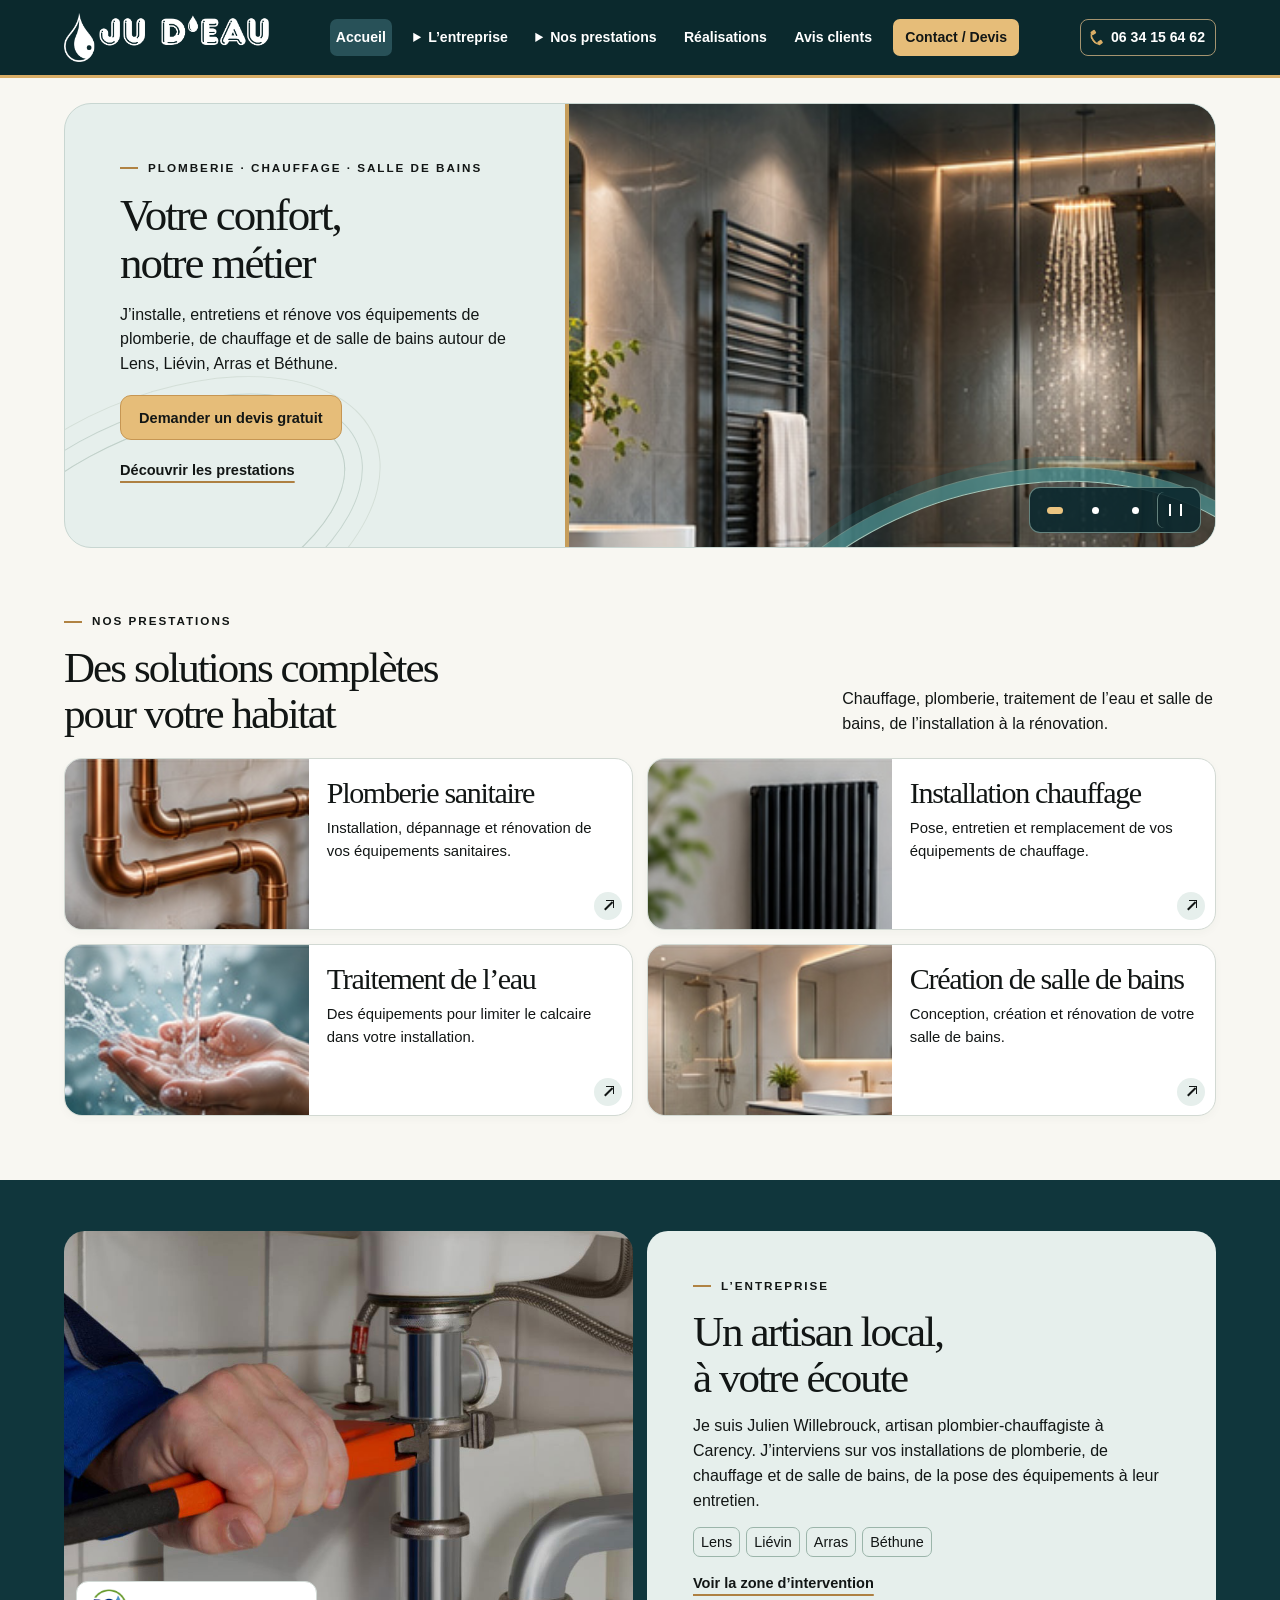
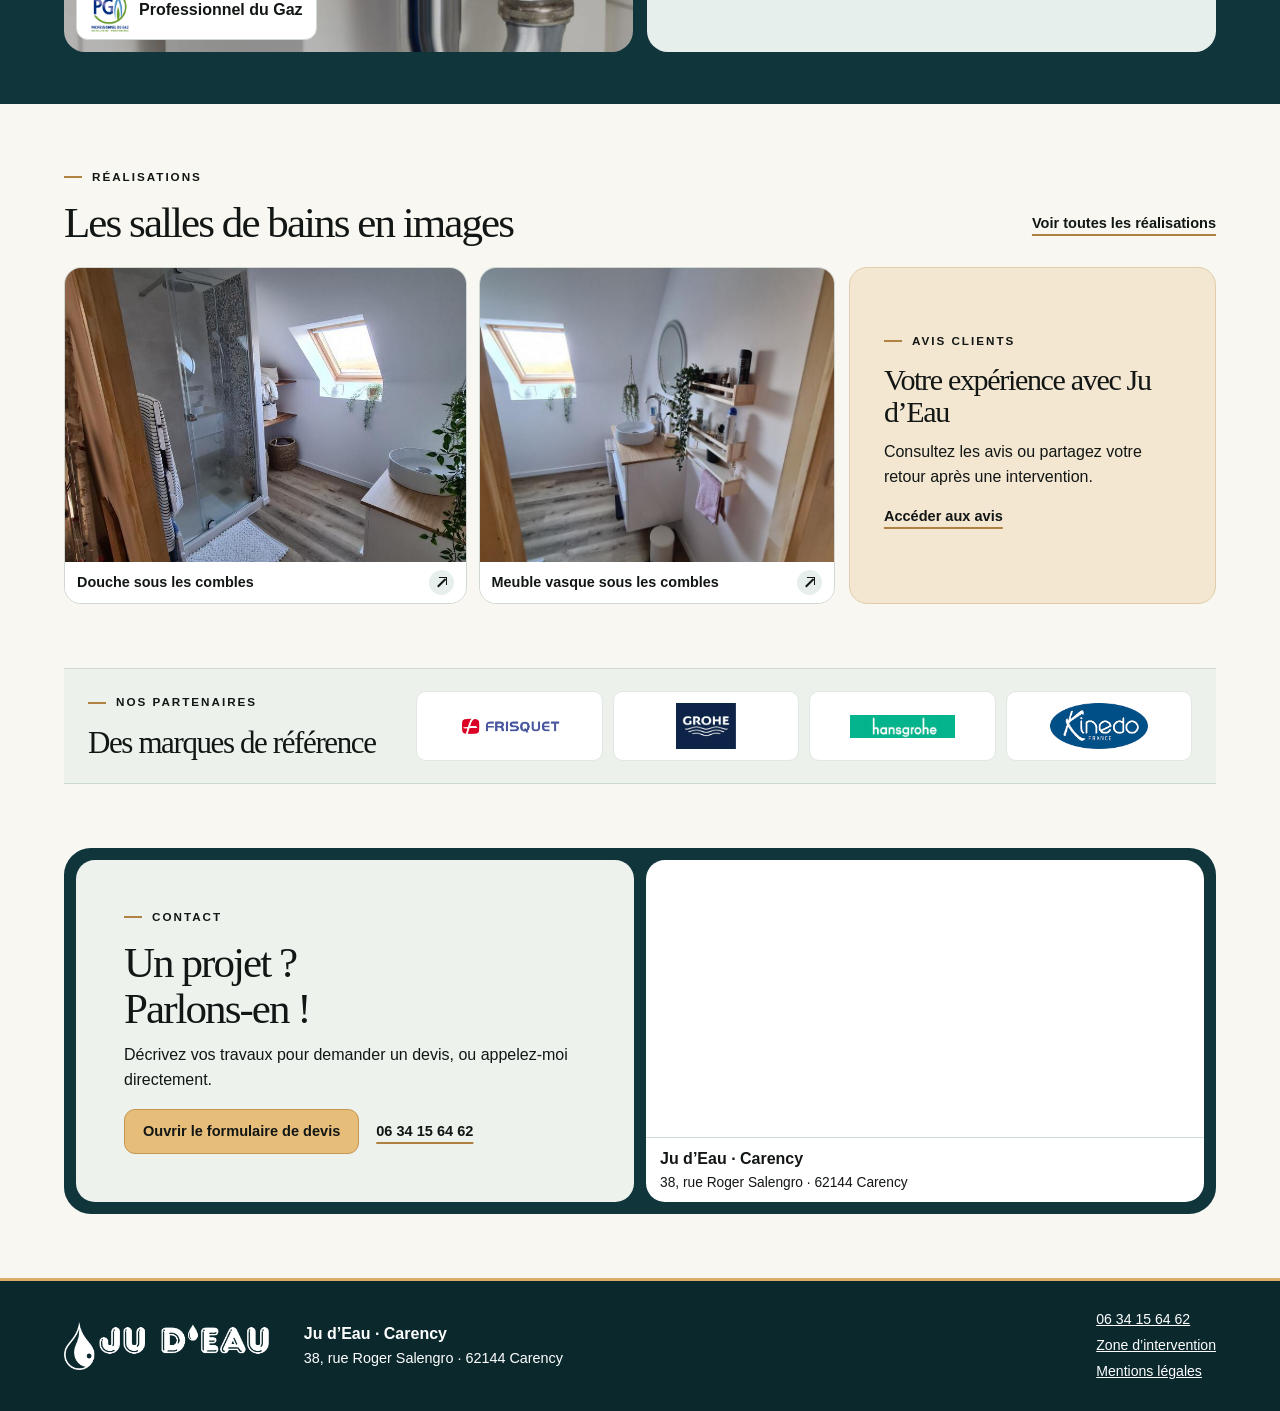
<file: index.html>
<!doctype html><html lang="fr"><head><meta charset="utf-8"><meta name="viewport" content="width=device-width, initial-scale=1"><title>Plombier chauffagiste à Lens | Ju d’Eau</title><meta name="description" content="J’installe, entretiens et rénove vos équipements de plomberie, de chauffage et de salle de bains autour de Lens, Liévin, Arras et Béthune."><meta name="theme-color" content="#0c343a"><link rel="stylesheet" href="style.css"><script src="site.js" defer></script></head><body><a class="skip btn" href="#contenu">Aller au contenu</a><header class="top"><div class="bar wrap"><a class="logo" href="index.html"><img src="assets/logo.png" alt="Ju d’Eau – Accueil" ></a><button class="menu" aria-expanded="false" aria-controls="nav" type="button">Menu</button><nav class="nav" id="nav" aria-label="Navigation principale"><a class="" href="index.html" aria-current="page">Accueil</a><details><summary>L’entreprise</summary><div><a class="" href="plombier-chauffagiste/index.html">L’artisan</a><a class="" href="plan-et-zone-d-intervention/index.html">Zone d’intervention</a></div></details><details><summary>Nos prestations</summary><div><a class="" href="plomberie-et-sanitaire/index.html">Plomberie sanitaire</a><a class="" href="installation-chauffage/index.html">Installation chauffage</a><a class="" href="traitement-de-l-eau/index.html">Traitement de l’eau</a><a class="" href="creation-salle-de-bains/index.html">Création de salle de bains</a></div></details><a class="" href="photos/index.html">Réalisations</a><a class="" href="avis-clients/index.html">Avis clients</a><a class="navcta" href="contact-devis/index.html">Contact / Devis</a><div class="mobilephone"><a class="phone" href="tel:+33634156462"><span class="phone-icon" aria-hidden="true"></span> 06 34 15 64 62</a></div></nav><a class="phone" href="tel:+33634156462"><span class="phone-icon" aria-hidden="true"></span> 06 34 15 64 62</a></div></header><main id="contenu" class="page-accueil"><section class="hero wrap home"><div class="hero-copy"><div class="eyebrow">Plomberie · Chauffage · Salle de bains</div><h1>Votre confort,<br>notre métier</h1><p>J’installe, entretiens et rénove vos équipements de plomberie, de chauffage et de salle de bains autour de Lens, Liévin, Arras et Béthune.</p><div class="hero-actions"><a class="btn" href="contact-devis/index.html">Demander un devis gratuit</a><a class="inline-link" href="#prestations">Découvrir les prestations</a></div></div><div class="hero-media"><div class="slides" aria-hidden="true"><div class="slide on"><img src="assets/hero-maquette.jpg" alt="" fetchpriority=high></div><div class="slide "><img src="assets/slider1-slider3.jpg" alt="" decoding=async></div><div class="slide "><img src="assets/slider1-slider2.jpg" alt="" decoding=async></div></div><div class="hero-controls" role="group" aria-label="Photos de l’en-tête"><button type="button" data-slide="0" aria-label="Afficher la photo 1" aria-pressed="true"></button><button type="button" data-slide="1" aria-label="Afficher la photo 2" aria-pressed="false"></button><button type="button" data-slide="2" aria-label="Afficher la photo 3" aria-pressed="false"></button><button type="button" class="pause" aria-label="Mettre le diaporama en pause" aria-pressed="false"></button></div></div></section><section class="section services wrap" id="prestations"><div class="section-head" data-reveal><div><div class="eyebrow">Nos prestations</div><h2>Des solutions complètes<br>pour votre habitat</h2></div><p>Chauffage, plomberie, traitement de l’eau et salle de bains, de l’installation à la rénovation.</p></div><div class="cards"><a href="plomberie-et-sanitaire/index.html" class="card" data-reveal><div class="card-media"><img src="assets/carte-plomberie.jpg" alt="" loading=lazy></div><div class="card-copy"><h3>Plomberie sanitaire</h3><p>Installation, dépannage et rénovation de vos équipements sanitaires.</p><span class="card-action" aria-hidden="true"></span></div></a><a href="installation-chauffage/index.html" class="card" data-reveal><div class="card-media"><img src="assets/carte-chauffage.jpg" alt="" loading=lazy></div><div class="card-copy"><h3>Installation chauffage</h3><p>Pose, entretien et remplacement de vos équipements de chauffage.</p><span class="card-action" aria-hidden="true"></span></div></a><a href="traitement-de-l-eau/index.html" class="card" data-reveal><div class="card-media"><img src="assets/carte-eau.jpg" alt="" loading=lazy></div><div class="card-copy"><h3>Traitement de l’eau</h3><p>Des équipements pour limiter le calcaire dans votre installation.</p><span class="card-action" aria-hidden="true"></span></div></a><a href="creation-salle-de-bains/index.html" class="card" data-reveal><div class="card-media"><img src="assets/carte-bain.jpg" alt="" loading=lazy></div><div class="card-copy"><h3>Création de salle de bains</h3><p>Conception, création et rénovation de votre salle de bains.</p><span class="card-action" aria-hidden="true"></span></div></a></div></section><section class="company"><div class="wrap company-grid"><div class="company-photo" data-reveal><img src="assets/slider1-slider2.jpg" alt="Travaux de plomberie sur un siphon" loading=lazy><div class="cert"><img src="assets/pg.jpg" alt="Logo Professionnel du Gaz" loading=lazy><strong>Professionnel du Gaz</strong></div></div><div class="company-copy" data-reveal><div class="eyebrow">L’entreprise</div><h2>Un artisan local,<br>à votre écoute</h2><p>Je suis Julien Willebrouck, artisan plombier-chauffagiste à Carency. J’interviens sur vos installations de plomberie, de chauffage et de salle de bains, de la pose des équipements à leur entretien.</p><div class="perks"><span>Lens</span><span>Liévin</span><span>Arras</span><span>Béthune</span></div><a class="inline-link" href="plan-et-zone-d-intervention/index.html">Voir la zone d’intervention</a></div></div></section><section class="section wrap proof"><div class="section-head" data-reveal><div><div class="eyebrow">Réalisations</div><h2>Les salles de bains en images</h2></div><a class="inline-link" href="photos/index.html">Voir toutes les réalisations</a></div><div class="proof-grid"><div data-reveal><div class="showcase"><button type="button" data-photo="assets/projet-3.jpg" aria-label="Agrandir : Douche sous les combles"><img src="assets/projet-3.jpg" alt="Douche sous les combles" loading=lazy><span>Douche sous les combles<b aria-hidden="true"></b></span></button><button type="button" data-photo="assets/projet-2.jpg" aria-label="Agrandir : Meuble vasque sous les combles"><img src="assets/projet-2.jpg" alt="Meuble vasque sous les combles" loading=lazy><span>Meuble vasque sous les combles<b aria-hidden="true"></b></span></button></div></div><aside class="reviews" data-reveal><div class="eyebrow">Avis clients</div><h3>Votre expérience avec Ju d’Eau</h3><p>Consultez les avis ou partagez votre retour après une intervention.</p><a class="inline-link" href="avis-clients/index.html">Accéder aux avis</a></aside></div></section><section class="partners wrap" data-reveal><div><div class="eyebrow">Nos partenaires</div><h2>Des marques de référence</h2></div><div class="brands"><div class="partner"><img src="assets/Marques-frisquet.png" alt="Frisquet" loading=lazy></div><div class="partner"><img src="assets/Marques-grohe.png" alt="Grohe" loading=lazy></div><div class="partner"><img src="assets/Marques-hansgrohe.jpg" alt="Hansgrohe" loading=lazy></div><div class="partner"><img src="assets/Marques-kinedo.png" alt="Kinedo" loading=lazy></div></div></section><section class="contact wrap" id="demande"><div class="contact-grid" data-reveal><div class="contact-copy"><div class="eyebrow">Contact</div><h2>Un projet ?<br>Parlons-en !</h2><p>Décrivez vos travaux pour demander un devis, ou appelez-moi directement.</p><div class="hero-actions"><a class="btn" href="https://www.plomberie-chauffage-ju-deau.fr/contact-devis#form1">Ouvrir le formulaire de devis</a><a class="inline-link" href="tel:+33634156462">06 34 15 64 62</a></div></div><div class="map-card"><iframe class="map" title="Carte de Carency et du secteur de Lens" loading="lazy" src="https://www.google.com/maps/embed?pb=!1m18!1m12!1m3!1d182571.0552144472!2d2.6553745653402165!3d50.43303231691428!2m3!1f0!2f0!3f0!3m2!1i1024!2i768!4f13.1!3m3!1m2!1s0x47dd3949eb625101%3A0x12bdba35cb9a669d!2s38%20Rue%20Roger%20Salengro%2C%2062144%20Carency!5e0!3m2!1sfr!2sfr!4v1597828381767!5m2!1sfr!2sfr" allowfullscreen></iframe><div class="coords"><strong>Ju d’Eau · Carency</strong><p>38, rue Roger Salengro · 62144 Carency</p></div></div></div></section><dialog aria-label="Photo agrandie"><form method="dialog"><button>Fermer</button></form><img alt=""></dialog></main><footer class="foot"><div class="wrap foot-grid"><a class="logo" href="index.html"><img src="assets/logo.png" alt="Ju d’Eau – Accueil" ></a><div><strong>Ju d’Eau · Carency</strong><p>38, rue Roger Salengro · 62144 Carency</p></div><div><a href="tel:+33634156462">06 34 15 64 62</a><a class="" href="plan-et-zone-d-intervention/index.html">Zone d’intervention</a><a class="" href="https://www.plomberie-chauffage-ju-deau.fr/mentions">Mentions légales</a></div></div></footer></body></html>
</file>
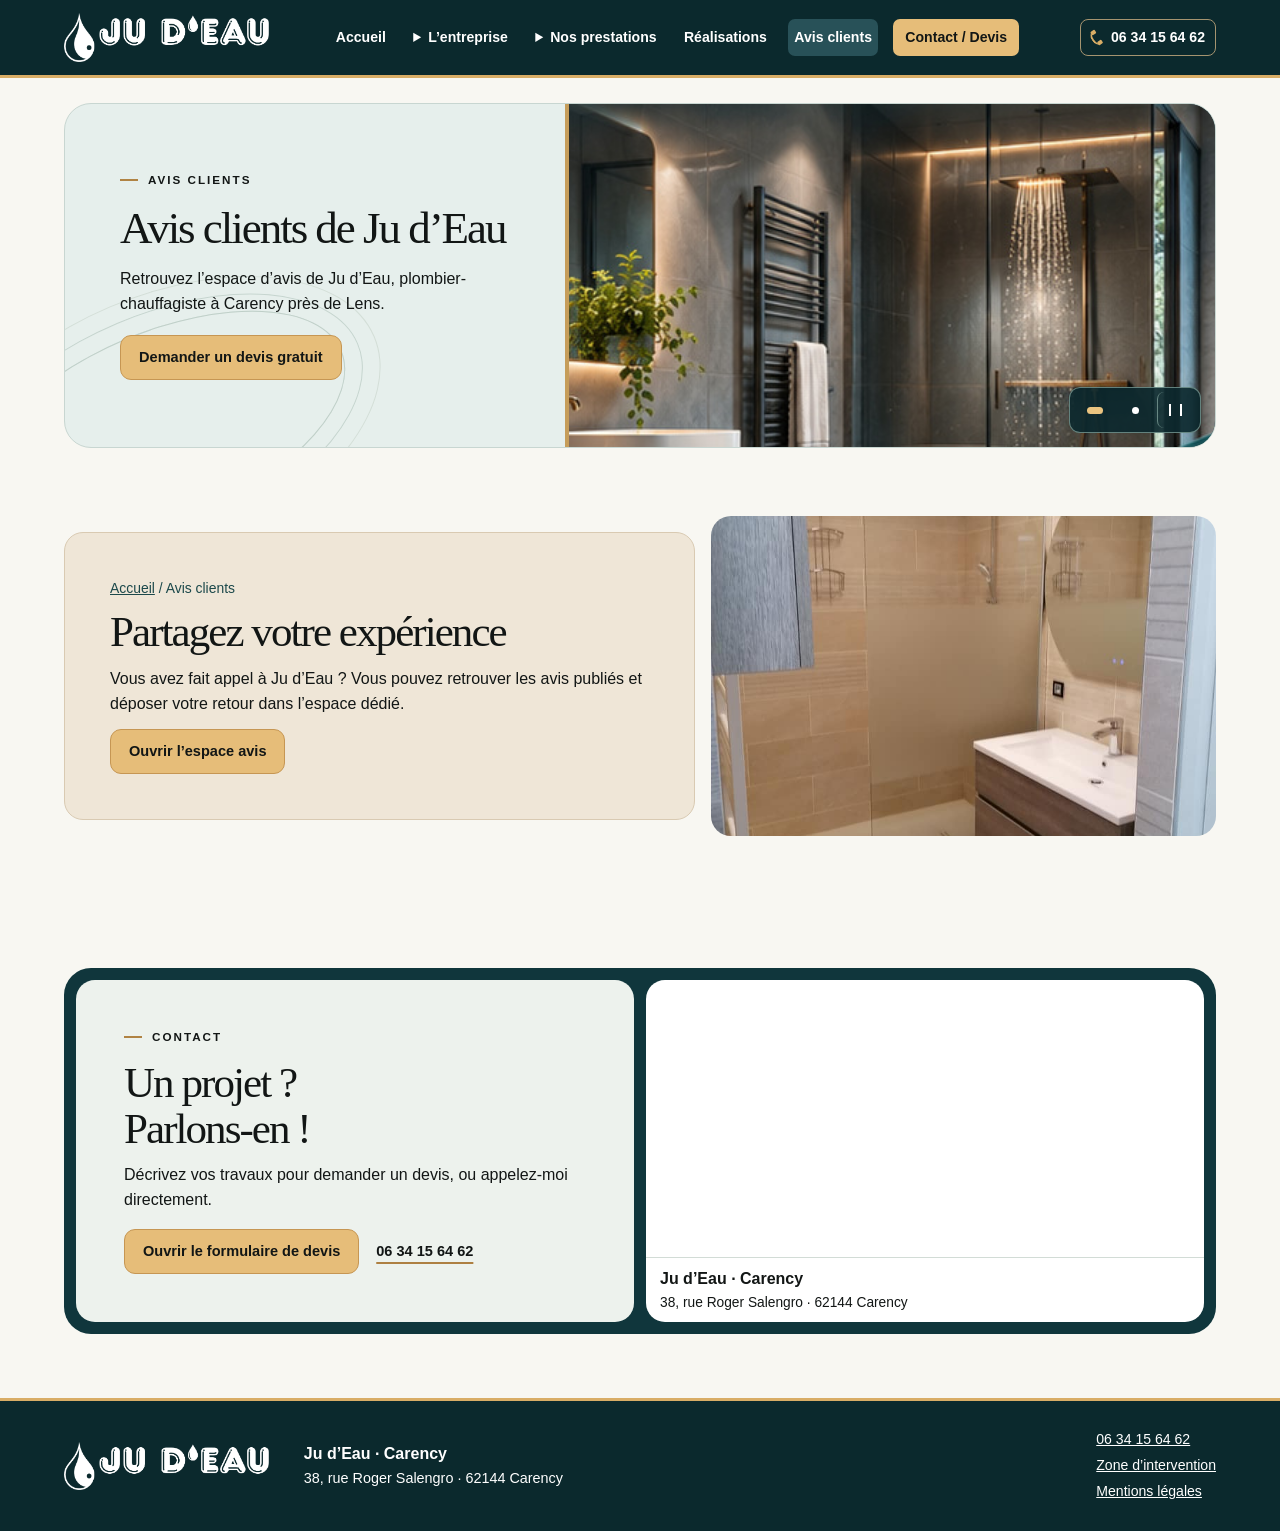
<file: avis-clients/index.html>
<!doctype html><html lang="fr"><head><meta charset="utf-8"><meta name="viewport" content="width=device-width, initial-scale=1"><title>Avis clients de Ju d’Eau | Ju d’Eau</title><meta name="description" content="Retrouvez l’espace d’avis de Ju d’Eau, plombier-chauffagiste à Carency près de Lens."><meta name="theme-color" content="#0c343a"><link rel="stylesheet" href="../style.css"><script src="../site.js" defer></script></head><body><a class="skip btn" href="#contenu">Aller au contenu</a><header class="top"><div class="bar wrap"><a class="logo" href="../index.html"><img src="../assets/logo.png" alt="Ju d’Eau – Accueil" ></a><button class="menu" aria-expanded="false" aria-controls="nav" type="button">Menu</button><nav class="nav" id="nav" aria-label="Navigation principale"><a class="" href="../index.html">Accueil</a><details><summary>L’entreprise</summary><div><a class="" href="../plombier-chauffagiste/index.html">L’artisan</a><a class="" href="../plan-et-zone-d-intervention/index.html">Zone d’intervention</a></div></details><details><summary>Nos prestations</summary><div><a class="" href="../plomberie-et-sanitaire/index.html">Plomberie sanitaire</a><a class="" href="../installation-chauffage/index.html">Installation chauffage</a><a class="" href="../traitement-de-l-eau/index.html">Traitement de l’eau</a><a class="" href="../creation-salle-de-bains/index.html">Création de salle de bains</a></div></details><a class="" href="../photos/index.html">Réalisations</a><a class="" href="index.html" aria-current="page">Avis clients</a><a class="navcta" href="../contact-devis/index.html">Contact / Devis</a><div class="mobilephone"><a class="phone" href="tel:+33634156462"><span class="phone-icon" aria-hidden="true"></span> 06 34 15 64 62</a></div></nav><a class="phone" href="tel:+33634156462"><span class="phone-icon" aria-hidden="true"></span> 06 34 15 64 62</a></div></header><main id="contenu" class="page-avis-clients"><section class="hero wrap "><div class="hero-copy"><div class="eyebrow">Avis clients</div><h1>Avis clients de Ju d’Eau</h1><p>Retrouvez l’espace d’avis de Ju d’Eau, plombier-chauffagiste à Carency près de Lens.</p><div class="hero-actions"><a class="btn" href="../contact-devis/index.html">Demander un devis gratuit</a></div></div><div class="hero-media"><div class="slides" aria-hidden="true"><div class="slide on"><img src="../assets/hero-maquette.jpg" alt="" fetchpriority=high></div><div class="slide "><img src="../assets/slider1-slider2.jpg" alt="" decoding=async></div></div><div class="hero-controls" role="group" aria-label="Photos de l’en-tête"><button type="button" data-slide="0" aria-label="Afficher la photo 1" aria-pressed="true"></button><button type="button" data-slide="1" aria-label="Afficher la photo 2" aria-pressed="false"></button><button type="button" class="pause" aria-label="Mettre le diaporama en pause" aria-pressed="false"></button></div></div></section><section class="section "><div class="wrap detail split"><div data-reveal><span class="crumb"><a href="../index.html">Accueil</a> / Avis clients</span><h2>Partagez votre expérience</h2><p>Vous avez fait appel à Ju d’Eau ? Vous pouvez retrouver les avis publiés et déposer votre retour dans l’espace dédié.</p><p><a class="btn" href="https://www.plomberie-chauffage-ju-deau.fr/avis-clients#avis">Ouvrir l’espace avis</a></p></div><img src="../assets/creation-salle-de-bains.jpg" alt="Salle de bains avec douche et meuble vasque" loading=lazy data-reveal></div></section><section class="contact wrap" id="demande"><div class="contact-grid" data-reveal><div class="contact-copy"><div class="eyebrow">Contact</div><h2>Un projet ?<br>Parlons-en !</h2><p>Décrivez vos travaux pour demander un devis, ou appelez-moi directement.</p><div class="hero-actions"><a class="btn" href="https://www.plomberie-chauffage-ju-deau.fr/contact-devis#form1">Ouvrir le formulaire de devis</a><a class="inline-link" href="tel:+33634156462">06 34 15 64 62</a></div></div><div class="map-card"><iframe class="map" title="Carte de Carency et du secteur de Lens" loading="lazy" src="https://www.google.com/maps/embed?pb=!1m18!1m12!1m3!1d182571.0552144472!2d2.6553745653402165!3d50.43303231691428!2m3!1f0!2f0!3f0!3m2!1i1024!2i768!4f13.1!3m3!1m2!1s0x47dd3949eb625101%3A0x12bdba35cb9a669d!2s38%20Rue%20Roger%20Salengro%2C%2062144%20Carency!5e0!3m2!1sfr!2sfr!4v1597828381767!5m2!1sfr!2sfr" allowfullscreen></iframe><div class="coords"><strong>Ju d’Eau · Carency</strong><p>38, rue Roger Salengro · 62144 Carency</p></div></div></div></section></main><footer class="foot"><div class="wrap foot-grid"><a class="logo" href="../index.html"><img src="../assets/logo.png" alt="Ju d’Eau – Accueil" ></a><div><strong>Ju d’Eau · Carency</strong><p>38, rue Roger Salengro · 62144 Carency</p></div><div><a href="tel:+33634156462">06 34 15 64 62</a><a class="" href="../plan-et-zone-d-intervention/index.html">Zone d’intervention</a><a class="" href="https://www.plomberie-chauffage-ju-deau.fr/mentions">Mentions légales</a></div></div></footer></body></html>
</file>
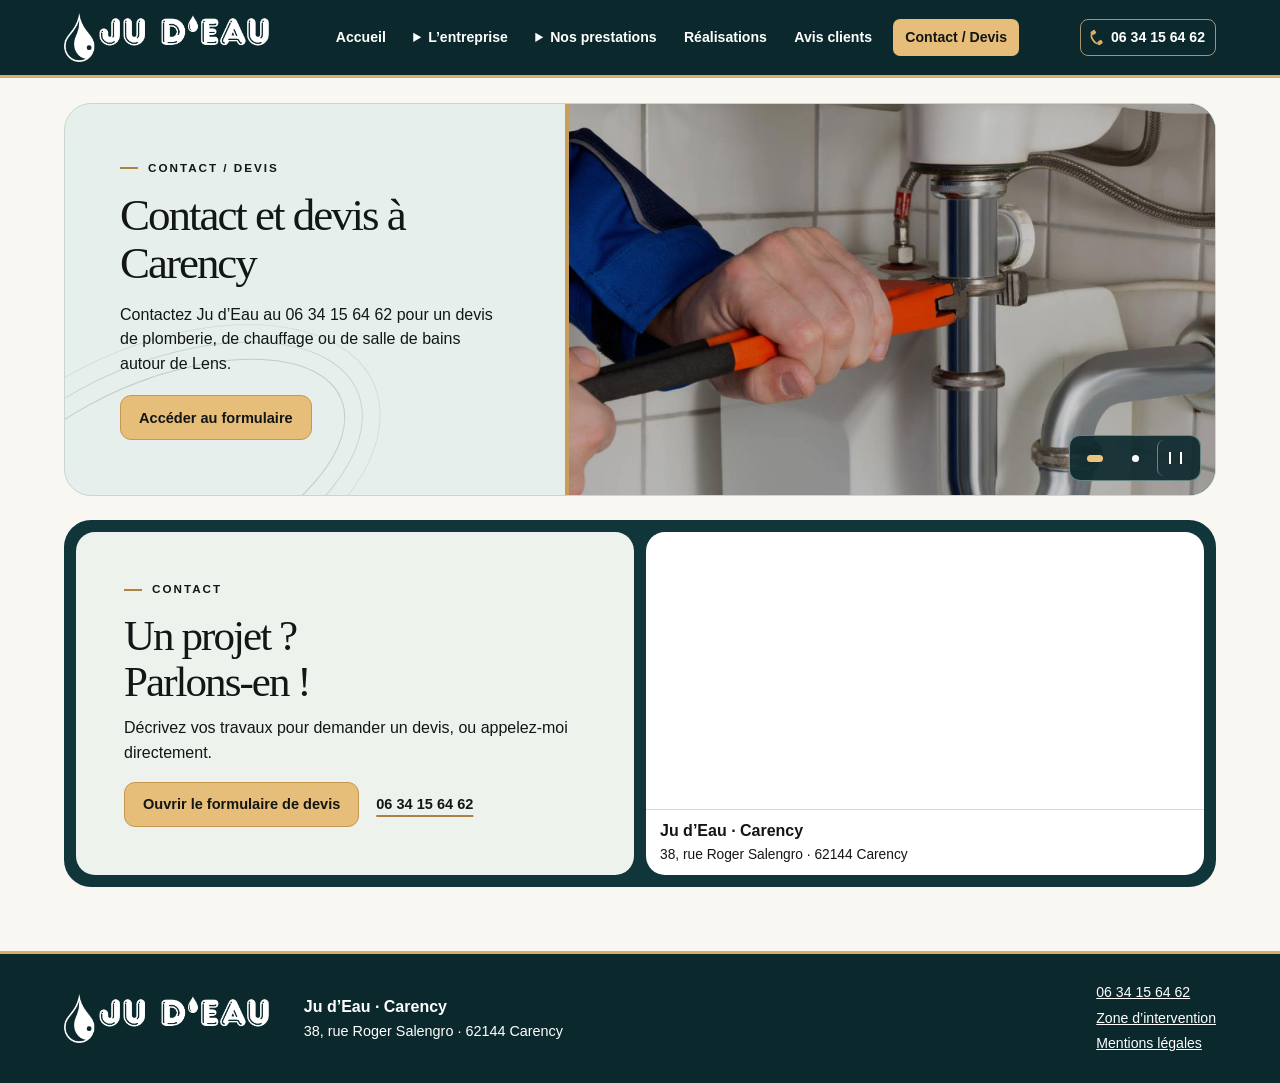
<file: contact-devis/index.html>
<!doctype html><html lang="fr"><head><meta charset="utf-8"><meta name="viewport" content="width=device-width, initial-scale=1"><title>Contact et devis à Carency | Ju d’Eau</title><meta name="description" content="Contactez Ju d’Eau au 06 34 15 64 62 pour un devis de plomberie, de chauffage ou de salle de bains autour de Lens."><meta name="theme-color" content="#0c343a"><link rel="stylesheet" href="../style.css"><script src="../site.js" defer></script></head><body><a class="skip btn" href="#contenu">Aller au contenu</a><header class="top"><div class="bar wrap"><a class="logo" href="../index.html"><img src="../assets/logo.png" alt="Ju d’Eau – Accueil" ></a><button class="menu" aria-expanded="false" aria-controls="nav" type="button">Menu</button><nav class="nav" id="nav" aria-label="Navigation principale"><a class="" href="../index.html">Accueil</a><details><summary>L’entreprise</summary><div><a class="" href="../plombier-chauffagiste/index.html">L’artisan</a><a class="" href="../plan-et-zone-d-intervention/index.html">Zone d’intervention</a></div></details><details><summary>Nos prestations</summary><div><a class="" href="../plomberie-et-sanitaire/index.html">Plomberie sanitaire</a><a class="" href="../installation-chauffage/index.html">Installation chauffage</a><a class="" href="../traitement-de-l-eau/index.html">Traitement de l’eau</a><a class="" href="../creation-salle-de-bains/index.html">Création de salle de bains</a></div></details><a class="" href="../photos/index.html">Réalisations</a><a class="" href="../avis-clients/index.html">Avis clients</a><a class="navcta" href="index.html" aria-current="page">Contact / Devis</a><div class="mobilephone"><a class="phone" href="tel:+33634156462"><span class="phone-icon" aria-hidden="true"></span> 06 34 15 64 62</a></div></nav><a class="phone" href="tel:+33634156462"><span class="phone-icon" aria-hidden="true"></span> 06 34 15 64 62</a></div></header><main id="contenu" class="page-contact-devis"><section class="hero wrap "><div class="hero-copy"><div class="eyebrow">Contact / Devis</div><h1>Contact et devis à Carency</h1><p>Contactez Ju d’Eau au 06 34 15 64 62 pour un devis de plomberie, de chauffage ou de salle de bains autour de Lens.</p><div class="hero-actions"><a class="btn" href="#demande">Accéder au formulaire</a></div></div><div class="hero-media"><div class="slides" aria-hidden="true"><div class="slide on"><img src="../assets/slider1-slider2.jpg" alt="" fetchpriority=high></div><div class="slide "><img src="../assets/hero-maquette.jpg" alt="" decoding=async></div></div><div class="hero-controls" role="group" aria-label="Photos de l’en-tête"><button type="button" data-slide="0" aria-label="Afficher la photo 1" aria-pressed="true"></button><button type="button" data-slide="1" aria-label="Afficher la photo 2" aria-pressed="false"></button><button type="button" class="pause" aria-label="Mettre le diaporama en pause" aria-pressed="false"></button></div></div></section><section class="contact wrap" id="demande"><div class="contact-grid" data-reveal><div class="contact-copy"><div class="eyebrow">Contact</div><h2>Un projet ?<br>Parlons-en !</h2><p>Décrivez vos travaux pour demander un devis, ou appelez-moi directement.</p><div class="hero-actions"><a class="btn" href="https://www.plomberie-chauffage-ju-deau.fr/contact-devis#form1">Ouvrir le formulaire de devis</a><a class="inline-link" href="tel:+33634156462">06 34 15 64 62</a></div></div><div class="map-card"><iframe class="map" title="Carte de Carency et du secteur de Lens" loading="lazy" src="https://www.google.com/maps/embed?pb=!1m18!1m12!1m3!1d182571.0552144472!2d2.6553745653402165!3d50.43303231691428!2m3!1f0!2f0!3f0!3m2!1i1024!2i768!4f13.1!3m3!1m2!1s0x47dd3949eb625101%3A0x12bdba35cb9a669d!2s38%20Rue%20Roger%20Salengro%2C%2062144%20Carency!5e0!3m2!1sfr!2sfr!4v1597828381767!5m2!1sfr!2sfr" allowfullscreen></iframe><div class="coords"><strong>Ju d’Eau · Carency</strong><p>38, rue Roger Salengro · 62144 Carency</p></div></div></div></section></main><footer class="foot"><div class="wrap foot-grid"><a class="logo" href="../index.html"><img src="../assets/logo.png" alt="Ju d’Eau – Accueil" ></a><div><strong>Ju d’Eau · Carency</strong><p>38, rue Roger Salengro · 62144 Carency</p></div><div><a href="tel:+33634156462">06 34 15 64 62</a><a class="" href="../plan-et-zone-d-intervention/index.html">Zone d’intervention</a><a class="" href="https://www.plomberie-chauffage-ju-deau.fr/mentions">Mentions légales</a></div></div></footer></body></html>
</file>
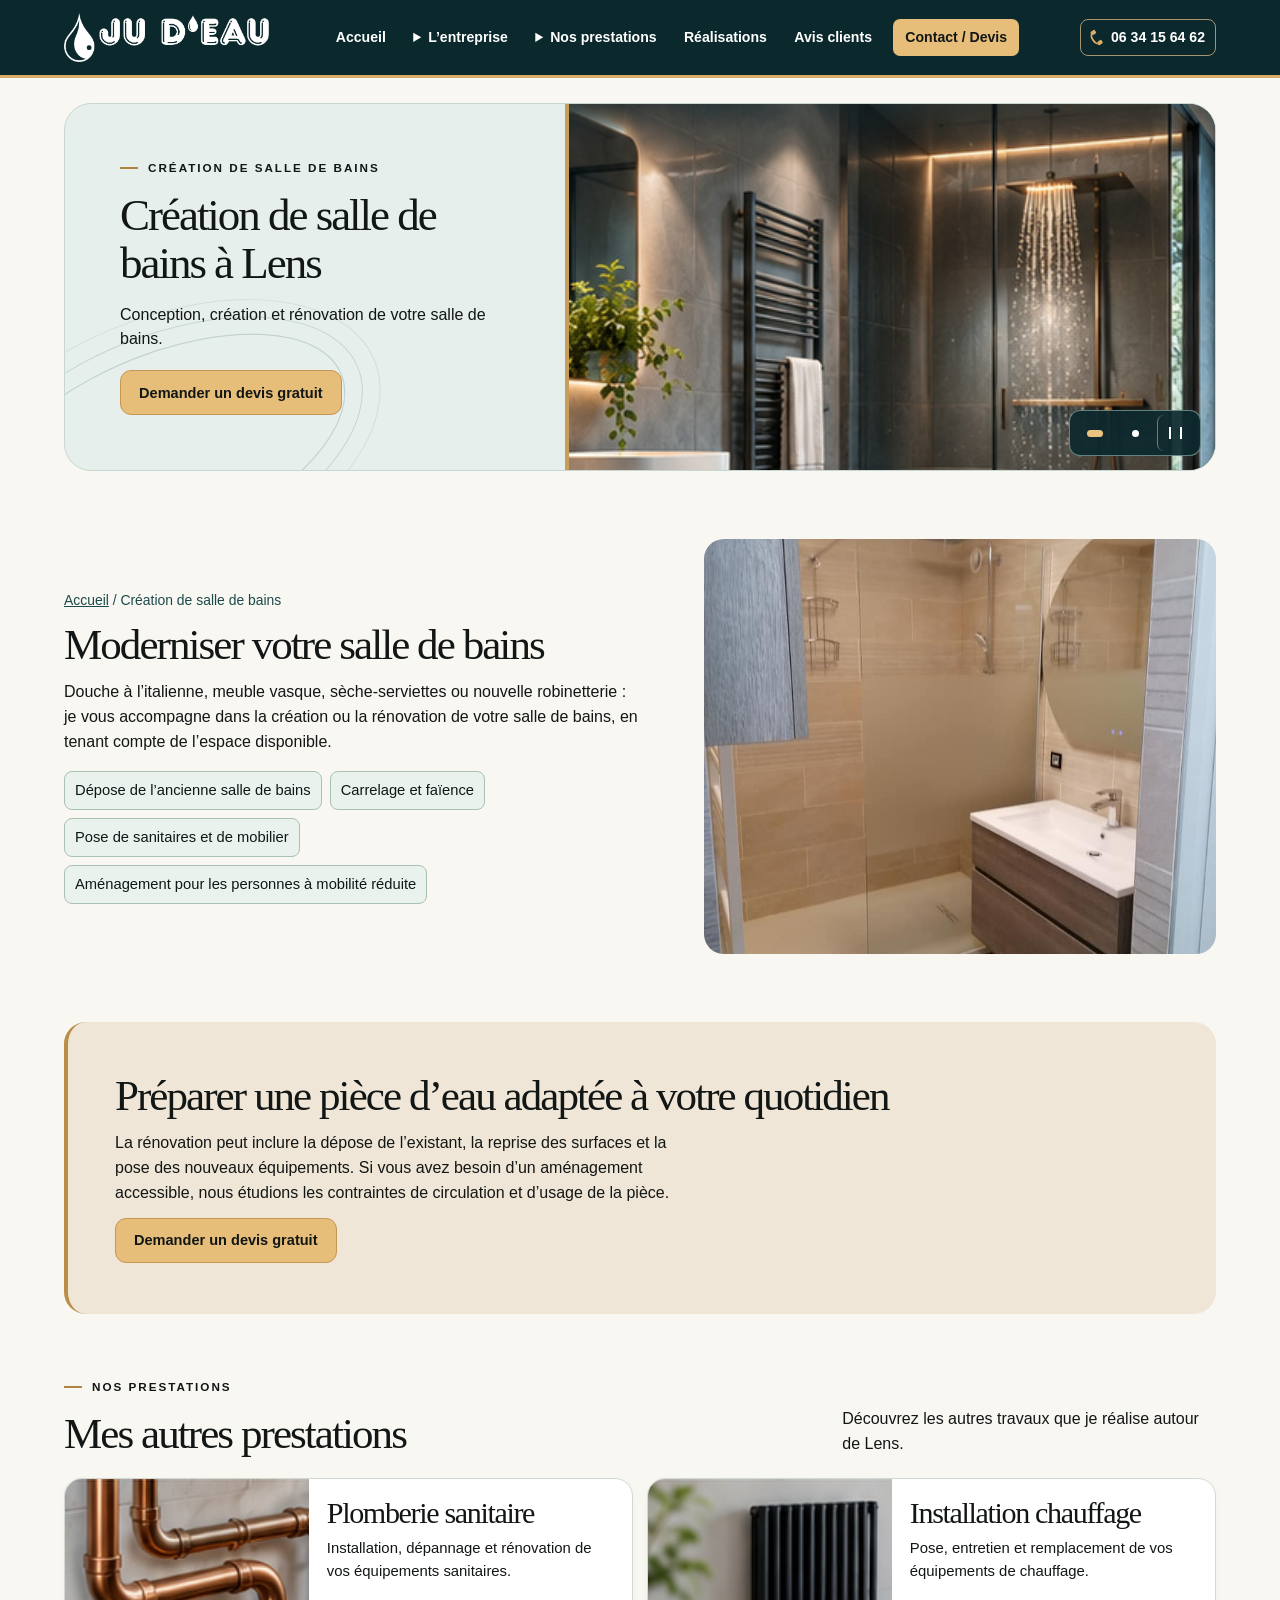
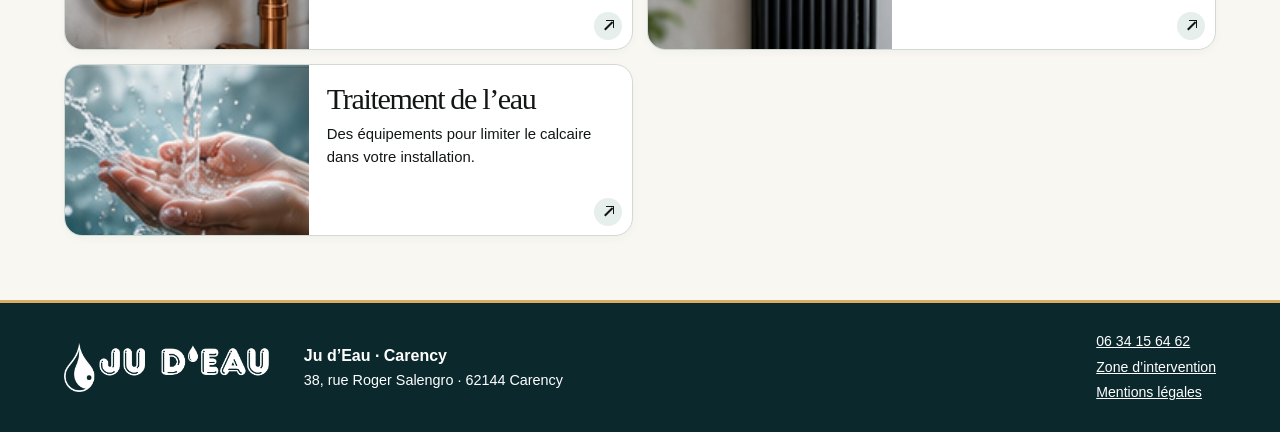
<file: creation-salle-de-bains/index.html>
<!doctype html><html lang="fr"><head><meta charset="utf-8"><meta name="viewport" content="width=device-width, initial-scale=1"><title>Création de salle de bains à Lens | Ju d’Eau</title><meta name="description" content="Conception, création et rénovation de votre salle de bains."><meta name="theme-color" content="#0c343a"><link rel="stylesheet" href="../style.css"><script src="../site.js" defer></script></head><body><a class="skip btn" href="#contenu">Aller au contenu</a><header class="top"><div class="bar wrap"><a class="logo" href="../index.html"><img src="../assets/logo.png" alt="Ju d’Eau – Accueil" ></a><button class="menu" aria-expanded="false" aria-controls="nav" type="button">Menu</button><nav class="nav" id="nav" aria-label="Navigation principale"><a class="" href="../index.html">Accueil</a><details><summary>L’entreprise</summary><div><a class="" href="../plombier-chauffagiste/index.html">L’artisan</a><a class="" href="../plan-et-zone-d-intervention/index.html">Zone d’intervention</a></div></details><details><summary>Nos prestations</summary><div><a class="" href="../plomberie-et-sanitaire/index.html">Plomberie sanitaire</a><a class="" href="../installation-chauffage/index.html">Installation chauffage</a><a class="" href="../traitement-de-l-eau/index.html">Traitement de l’eau</a><a class="" href="index.html" aria-current="page">Création de salle de bains</a></div></details><a class="" href="../photos/index.html">Réalisations</a><a class="" href="../avis-clients/index.html">Avis clients</a><a class="navcta" href="../contact-devis/index.html">Contact / Devis</a><div class="mobilephone"><a class="phone" href="tel:+33634156462"><span class="phone-icon" aria-hidden="true"></span> 06 34 15 64 62</a></div></nav><a class="phone" href="tel:+33634156462"><span class="phone-icon" aria-hidden="true"></span> 06 34 15 64 62</a></div></header><main id="contenu" class="page-creation-salle-de-bains"><section class="hero wrap "><div class="hero-copy"><div class="eyebrow">Création de salle de bains</div><h1>Création de salle de bains à Lens</h1><p>Conception, création et rénovation de votre salle de bains.</p><div class="hero-actions"><a class="btn" href="../contact-devis/index.html">Demander un devis gratuit</a></div></div><div class="hero-media"><div class="slides" aria-hidden="true"><div class="slide on"><img src="../assets/hero-maquette.jpg" alt="" fetchpriority=high></div><div class="slide "><img src="../assets/creation-salle-de-bains.jpg" alt="" decoding=async></div></div><div class="hero-controls" role="group" aria-label="Photos de l’en-tête"><button type="button" data-slide="0" aria-label="Afficher la photo 1" aria-pressed="true"></button><button type="button" data-slide="1" aria-label="Afficher la photo 2" aria-pressed="false"></button><button type="button" class="pause" aria-label="Mettre le diaporama en pause" aria-pressed="false"></button></div></div></section><section class="section "><div class="wrap detail split"><div data-reveal><span class="crumb"><a href="../index.html">Accueil</a> / Création de salle de bains</span><h2>Moderniser votre salle de bains</h2><p>Douche à l’italienne, meuble vasque, sèche-serviettes ou nouvelle robinetterie : je vous accompagne dans la création ou la rénovation de votre salle de bains, en tenant compte de l’espace disponible.</p><ul class="feature-list"><li>Dépose de l’ancienne salle de bains</li><li>Carrelage et faïence</li><li>Pose de sanitaires et de mobilier</li><li>Aménagement pour les personnes à mobilité réduite</li></ul></div><img src="../assets/creation-salle-de-bains.jpg" alt="Création de salle de bains" loading=lazy data-reveal></div></section><section class="section wrap advisory"><div class="detail" data-reveal><h2>Préparer une pièce d’eau adaptée à votre quotidien</h2><p>La rénovation peut inclure la dépose de l’existant, la reprise des surfaces et la pose des nouveaux équipements. Si vous avez besoin d’un aménagement accessible, nous étudions les contraintes de circulation et d’usage de la pièce.</p><p><a class="btn" href="../contact-devis/index.html">Demander un devis gratuit</a></p></div></section><section class="section services wrap" id="prestations"><div class="section-head" data-reveal><div><div class="eyebrow">Nos prestations</div><h2>Mes autres prestations</h2></div><p>Découvrez les autres travaux que je réalise autour de Lens.</p></div><div class="cards"><a href="../plomberie-et-sanitaire/index.html" class="card" data-reveal><div class="card-media"><img src="../assets/carte-plomberie.jpg" alt="" loading=lazy></div><div class="card-copy"><h3>Plomberie sanitaire</h3><p>Installation, dépannage et rénovation de vos équipements sanitaires.</p><span class="card-action" aria-hidden="true"></span></div></a><a href="../installation-chauffage/index.html" class="card" data-reveal><div class="card-media"><img src="../assets/carte-chauffage.jpg" alt="" loading=lazy></div><div class="card-copy"><h3>Installation chauffage</h3><p>Pose, entretien et remplacement de vos équipements de chauffage.</p><span class="card-action" aria-hidden="true"></span></div></a><a href="../traitement-de-l-eau/index.html" class="card" data-reveal><div class="card-media"><img src="../assets/carte-eau.jpg" alt="" loading=lazy></div><div class="card-copy"><h3>Traitement de l’eau</h3><p>Des équipements pour limiter le calcaire dans votre installation.</p><span class="card-action" aria-hidden="true"></span></div></a></div></section></main><footer class="foot"><div class="wrap foot-grid"><a class="logo" href="../index.html"><img src="../assets/logo.png" alt="Ju d’Eau – Accueil" ></a><div><strong>Ju d’Eau · Carency</strong><p>38, rue Roger Salengro · 62144 Carency</p></div><div><a href="tel:+33634156462">06 34 15 64 62</a><a class="" href="../plan-et-zone-d-intervention/index.html">Zone d’intervention</a><a class="" href="https://www.plomberie-chauffage-ju-deau.fr/mentions">Mentions légales</a></div></div></footer></body></html>
</file>
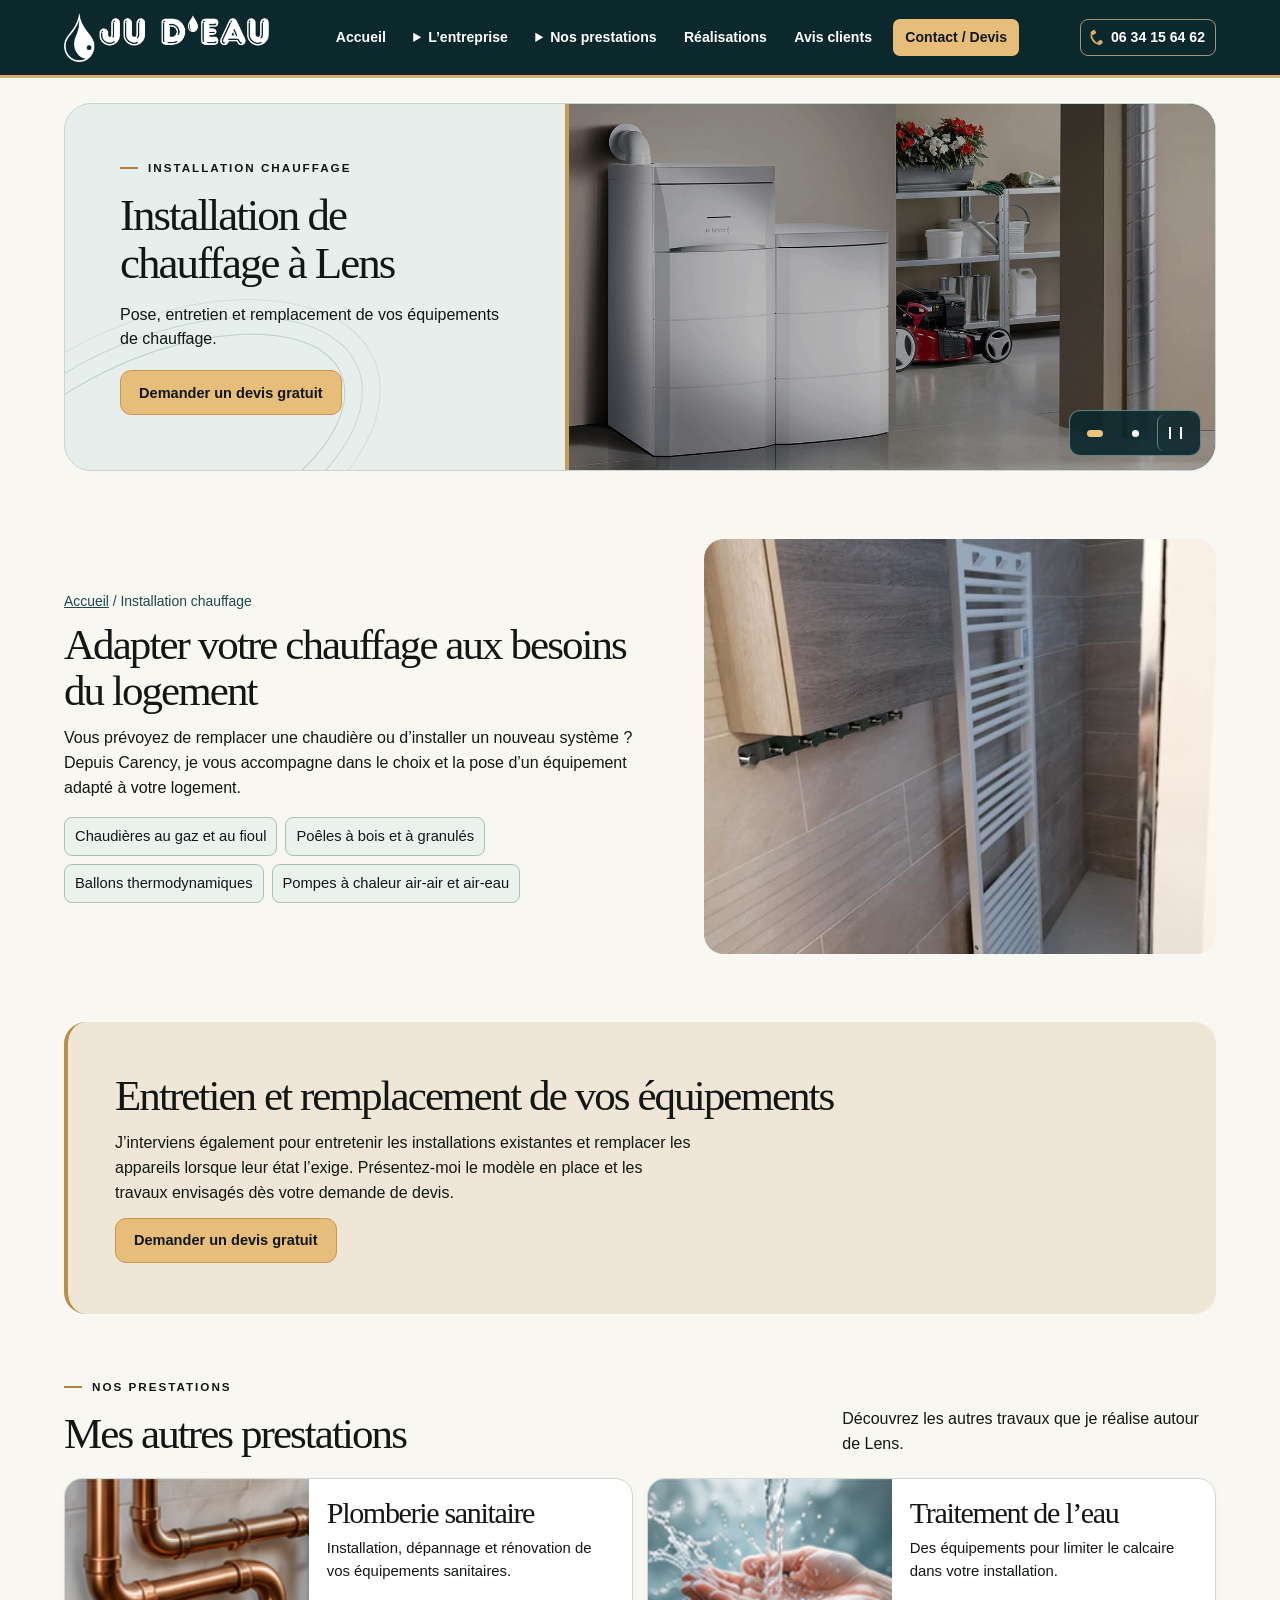
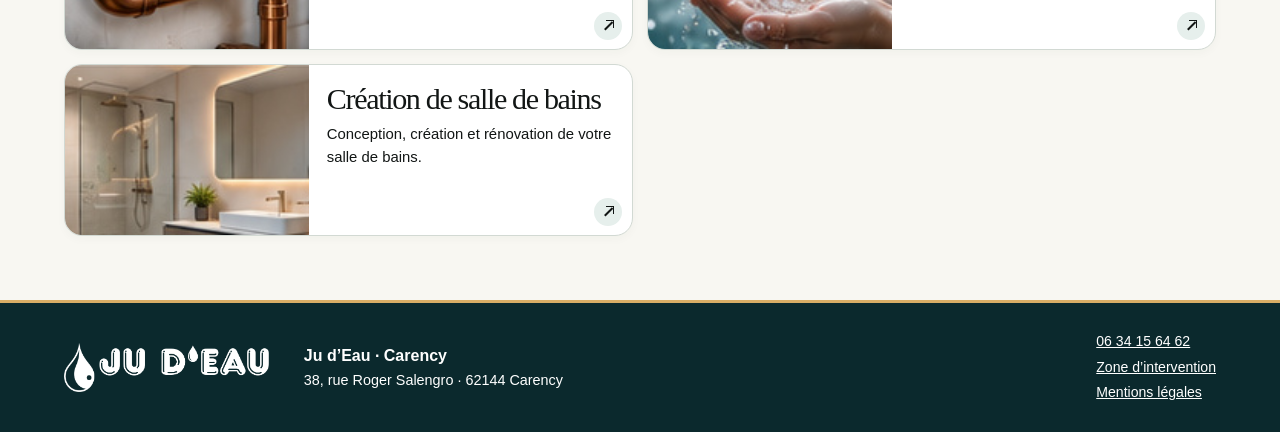
<file: installation-chauffage/index.html>
<!doctype html><html lang="fr"><head><meta charset="utf-8"><meta name="viewport" content="width=device-width, initial-scale=1"><title>Installation de chauffage à Lens | Ju d’Eau</title><meta name="description" content="Pose, entretien et remplacement de vos équipements de chauffage."><meta name="theme-color" content="#0c343a"><link rel="stylesheet" href="../style.css"><script src="../site.js" defer></script></head><body><a class="skip btn" href="#contenu">Aller au contenu</a><header class="top"><div class="bar wrap"><a class="logo" href="../index.html"><img src="../assets/logo.png" alt="Ju d’Eau – Accueil" ></a><button class="menu" aria-expanded="false" aria-controls="nav" type="button">Menu</button><nav class="nav" id="nav" aria-label="Navigation principale"><a class="" href="../index.html">Accueil</a><details><summary>L’entreprise</summary><div><a class="" href="../plombier-chauffagiste/index.html">L’artisan</a><a class="" href="../plan-et-zone-d-intervention/index.html">Zone d’intervention</a></div></details><details><summary>Nos prestations</summary><div><a class="" href="../plomberie-et-sanitaire/index.html">Plomberie sanitaire</a><a class="" href="index.html" aria-current="page">Installation chauffage</a><a class="" href="../traitement-de-l-eau/index.html">Traitement de l’eau</a><a class="" href="../creation-salle-de-bains/index.html">Création de salle de bains</a></div></details><a class="" href="../photos/index.html">Réalisations</a><a class="" href="../avis-clients/index.html">Avis clients</a><a class="navcta" href="../contact-devis/index.html">Contact / Devis</a><div class="mobilephone"><a class="phone" href="tel:+33634156462"><span class="phone-icon" aria-hidden="true"></span> 06 34 15 64 62</a></div></nav><a class="phone" href="tel:+33634156462"><span class="phone-icon" aria-hidden="true"></span> 06 34 15 64 62</a></div></header><main id="contenu" class="page-installation-chauffage"><section class="hero wrap "><div class="hero-copy"><div class="eyebrow">Installation chauffage</div><h1>Installation de chauffage à Lens</h1><p>Pose, entretien et remplacement de vos équipements de chauffage.</p><div class="hero-actions"><a class="btn" href="../contact-devis/index.html">Demander un devis gratuit</a></div></div><div class="hero-media"><div class="slides" aria-hidden="true"><div class="slide on"><img src="../assets/slider1-slider3.jpg" alt="" fetchpriority=high></div><div class="slide "><img src="../assets/installation-chauffage.jpg" alt="" decoding=async></div></div><div class="hero-controls" role="group" aria-label="Photos de l’en-tête"><button type="button" data-slide="0" aria-label="Afficher la photo 1" aria-pressed="true"></button><button type="button" data-slide="1" aria-label="Afficher la photo 2" aria-pressed="false"></button><button type="button" class="pause" aria-label="Mettre le diaporama en pause" aria-pressed="false"></button></div></div></section><section class="section "><div class="wrap detail split"><div data-reveal><span class="crumb"><a href="../index.html">Accueil</a> / Installation chauffage</span><h2>Adapter votre chauffage aux besoins du logement</h2><p>Vous prévoyez de remplacer une chaudière ou d’installer un nouveau système ? Depuis Carency, je vous accompagne dans le choix et la pose d’un équipement adapté à votre logement.</p><ul class="feature-list"><li>Chaudières au gaz et au fioul</li><li>Poêles à bois et à granulés</li><li>Ballons thermodynamiques</li><li>Pompes à chaleur air-air et air-eau</li></ul></div><img src="../assets/installation-chauffage.jpg" alt="Installation chauffage" loading=lazy data-reveal></div></section><section class="section wrap advisory"><div class="detail" data-reveal><h2>Entretien et remplacement de vos équipements</h2><p>J’interviens également pour entretenir les installations existantes et remplacer les appareils lorsque leur état l’exige. Présentez-moi le modèle en place et les travaux envisagés dès votre demande de devis.</p><p><a class="btn" href="../contact-devis/index.html">Demander un devis gratuit</a></p></div></section><section class="section services wrap" id="prestations"><div class="section-head" data-reveal><div><div class="eyebrow">Nos prestations</div><h2>Mes autres prestations</h2></div><p>Découvrez les autres travaux que je réalise autour de Lens.</p></div><div class="cards"><a href="../plomberie-et-sanitaire/index.html" class="card" data-reveal><div class="card-media"><img src="../assets/carte-plomberie.jpg" alt="" loading=lazy></div><div class="card-copy"><h3>Plomberie sanitaire</h3><p>Installation, dépannage et rénovation de vos équipements sanitaires.</p><span class="card-action" aria-hidden="true"></span></div></a><a href="../traitement-de-l-eau/index.html" class="card" data-reveal><div class="card-media"><img src="../assets/carte-eau.jpg" alt="" loading=lazy></div><div class="card-copy"><h3>Traitement de l’eau</h3><p>Des équipements pour limiter le calcaire dans votre installation.</p><span class="card-action" aria-hidden="true"></span></div></a><a href="../creation-salle-de-bains/index.html" class="card" data-reveal><div class="card-media"><img src="../assets/carte-bain.jpg" alt="" loading=lazy></div><div class="card-copy"><h3>Création de salle de bains</h3><p>Conception, création et rénovation de votre salle de bains.</p><span class="card-action" aria-hidden="true"></span></div></a></div></section></main><footer class="foot"><div class="wrap foot-grid"><a class="logo" href="../index.html"><img src="../assets/logo.png" alt="Ju d’Eau – Accueil" ></a><div><strong>Ju d’Eau · Carency</strong><p>38, rue Roger Salengro · 62144 Carency</p></div><div><a href="tel:+33634156462">06 34 15 64 62</a><a class="" href="../plan-et-zone-d-intervention/index.html">Zone d’intervention</a><a class="" href="https://www.plomberie-chauffage-ju-deau.fr/mentions">Mentions légales</a></div></div></footer></body></html>
</file>
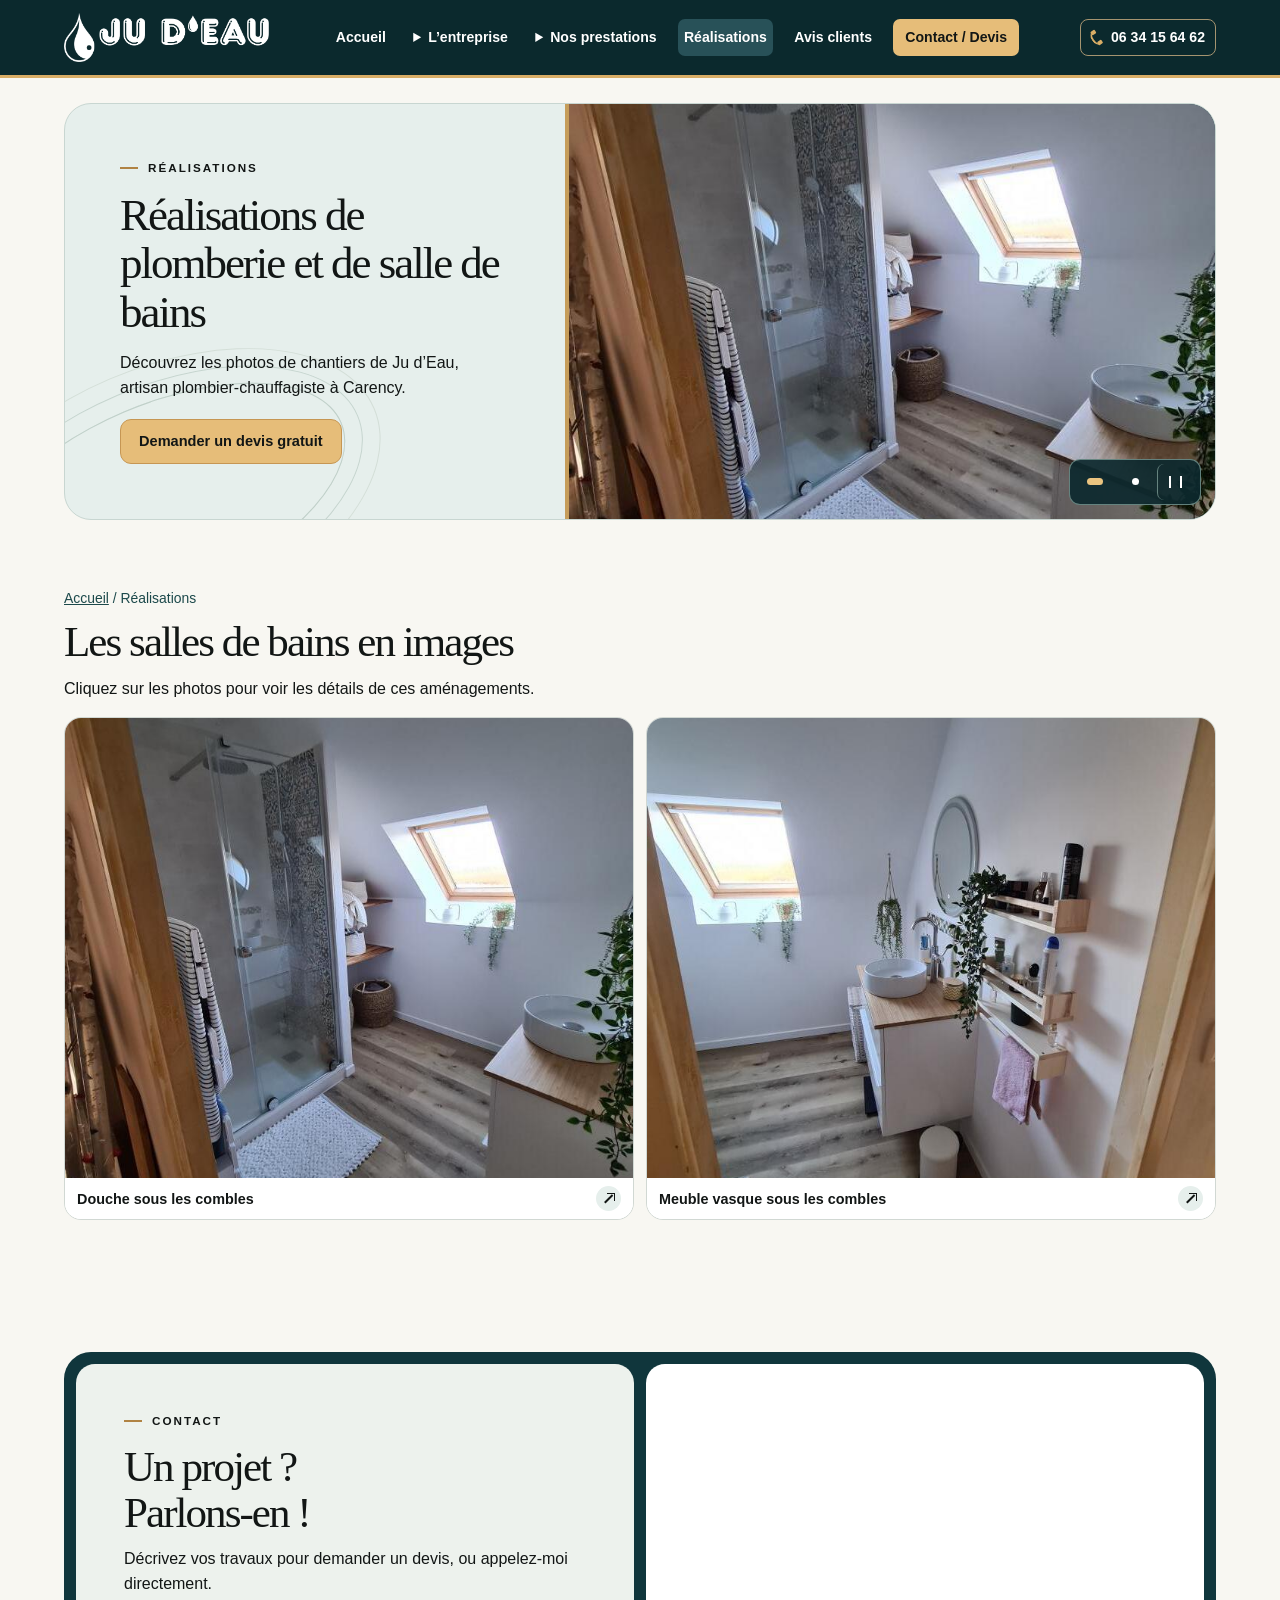
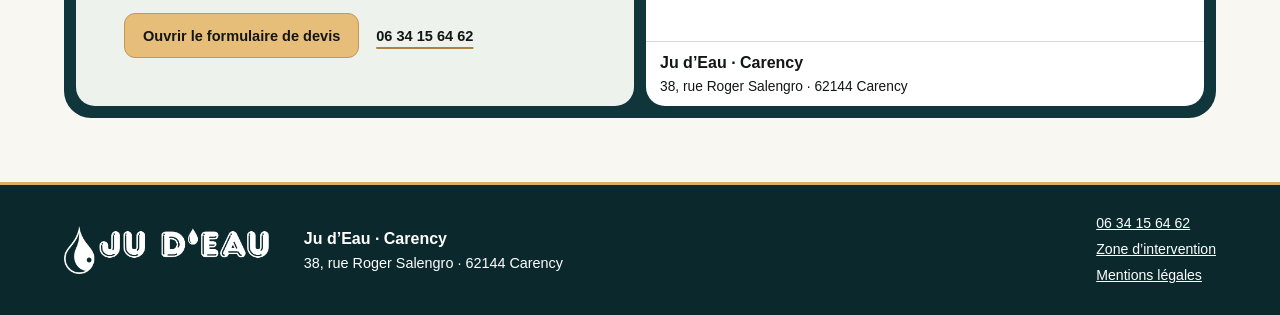
<file: photos/index.html>
<!doctype html><html lang="fr"><head><meta charset="utf-8"><meta name="viewport" content="width=device-width, initial-scale=1"><title>Réalisations de plomberie et de salle de bains | Ju d’Eau</title><meta name="description" content="Découvrez les photos de chantiers de Ju d’Eau, artisan plombier-chauffagiste à Carency."><meta name="theme-color" content="#0c343a"><link rel="stylesheet" href="../style.css"><script src="../site.js" defer></script></head><body><a class="skip btn" href="#contenu">Aller au contenu</a><header class="top"><div class="bar wrap"><a class="logo" href="../index.html"><img src="../assets/logo.png" alt="Ju d’Eau – Accueil" ></a><button class="menu" aria-expanded="false" aria-controls="nav" type="button">Menu</button><nav class="nav" id="nav" aria-label="Navigation principale"><a class="" href="../index.html">Accueil</a><details><summary>L’entreprise</summary><div><a class="" href="../plombier-chauffagiste/index.html">L’artisan</a><a class="" href="../plan-et-zone-d-intervention/index.html">Zone d’intervention</a></div></details><details><summary>Nos prestations</summary><div><a class="" href="../plomberie-et-sanitaire/index.html">Plomberie sanitaire</a><a class="" href="../installation-chauffage/index.html">Installation chauffage</a><a class="" href="../traitement-de-l-eau/index.html">Traitement de l’eau</a><a class="" href="../creation-salle-de-bains/index.html">Création de salle de bains</a></div></details><a class="" href="index.html" aria-current="page">Réalisations</a><a class="" href="../avis-clients/index.html">Avis clients</a><a class="navcta" href="../contact-devis/index.html">Contact / Devis</a><div class="mobilephone"><a class="phone" href="tel:+33634156462"><span class="phone-icon" aria-hidden="true"></span> 06 34 15 64 62</a></div></nav><a class="phone" href="tel:+33634156462"><span class="phone-icon" aria-hidden="true"></span> 06 34 15 64 62</a></div></header><main id="contenu" class="page-photos"><section class="hero wrap "><div class="hero-copy"><div class="eyebrow">Réalisations</div><h1>Réalisations de plomberie et de salle de bains</h1><p>Découvrez les photos de chantiers de Ju d’Eau, artisan plombier-chauffagiste à Carency.</p><div class="hero-actions"><a class="btn" href="../contact-devis/index.html">Demander un devis gratuit</a></div></div><div class="hero-media"><div class="slides" aria-hidden="true"><div class="slide on"><img src="../assets/projet-3.jpg" alt="" fetchpriority=high></div><div class="slide "><img src="../assets/projet-2.jpg" alt="" decoding=async></div></div><div class="hero-controls" role="group" aria-label="Photos de l’en-tête"><button type="button" data-slide="0" aria-label="Afficher la photo 1" aria-pressed="true"></button><button type="button" data-slide="1" aria-label="Afficher la photo 2" aria-pressed="false"></button><button type="button" class="pause" aria-label="Mettre le diaporama en pause" aria-pressed="false"></button></div></div></section><section class="section "><div class="wrap detail "><div data-reveal><span class="crumb"><a href="../index.html">Accueil</a> / Réalisations</span><h2>Les salles de bains en images</h2><p>Cliquez sur les photos pour voir les détails de ces aménagements.</p><div class="showcase"><button type="button" data-photo="../assets/projet-3.jpg" aria-label="Agrandir : Douche sous les combles"><img src="../assets/projet-3.jpg" alt="Douche sous les combles" loading=lazy><span>Douche sous les combles<b aria-hidden="true"></b></span></button><button type="button" data-photo="../assets/projet-2.jpg" aria-label="Agrandir : Meuble vasque sous les combles"><img src="../assets/projet-2.jpg" alt="Meuble vasque sous les combles" loading=lazy><span>Meuble vasque sous les combles<b aria-hidden="true"></b></span></button></div><dialog aria-label="Photo agrandie"><form method="dialog"><button>Fermer</button></form><img alt=""></dialog></div></div></section><section class="contact wrap" id="demande"><div class="contact-grid" data-reveal><div class="contact-copy"><div class="eyebrow">Contact</div><h2>Un projet ?<br>Parlons-en !</h2><p>Décrivez vos travaux pour demander un devis, ou appelez-moi directement.</p><div class="hero-actions"><a class="btn" href="https://www.plomberie-chauffage-ju-deau.fr/contact-devis#form1">Ouvrir le formulaire de devis</a><a class="inline-link" href="tel:+33634156462">06 34 15 64 62</a></div></div><div class="map-card"><iframe class="map" title="Carte de Carency et du secteur de Lens" loading="lazy" src="https://www.google.com/maps/embed?pb=!1m18!1m12!1m3!1d182571.0552144472!2d2.6553745653402165!3d50.43303231691428!2m3!1f0!2f0!3f0!3m2!1i1024!2i768!4f13.1!3m3!1m2!1s0x47dd3949eb625101%3A0x12bdba35cb9a669d!2s38%20Rue%20Roger%20Salengro%2C%2062144%20Carency!5e0!3m2!1sfr!2sfr!4v1597828381767!5m2!1sfr!2sfr" allowfullscreen></iframe><div class="coords"><strong>Ju d’Eau · Carency</strong><p>38, rue Roger Salengro · 62144 Carency</p></div></div></div></section></main><footer class="foot"><div class="wrap foot-grid"><a class="logo" href="../index.html"><img src="../assets/logo.png" alt="Ju d’Eau – Accueil" ></a><div><strong>Ju d’Eau · Carency</strong><p>38, rue Roger Salengro · 62144 Carency</p></div><div><a href="tel:+33634156462">06 34 15 64 62</a><a class="" href="../plan-et-zone-d-intervention/index.html">Zone d’intervention</a><a class="" href="https://www.plomberie-chauffage-ju-deau.fr/mentions">Mentions légales</a></div></div></footer></body></html>
</file>
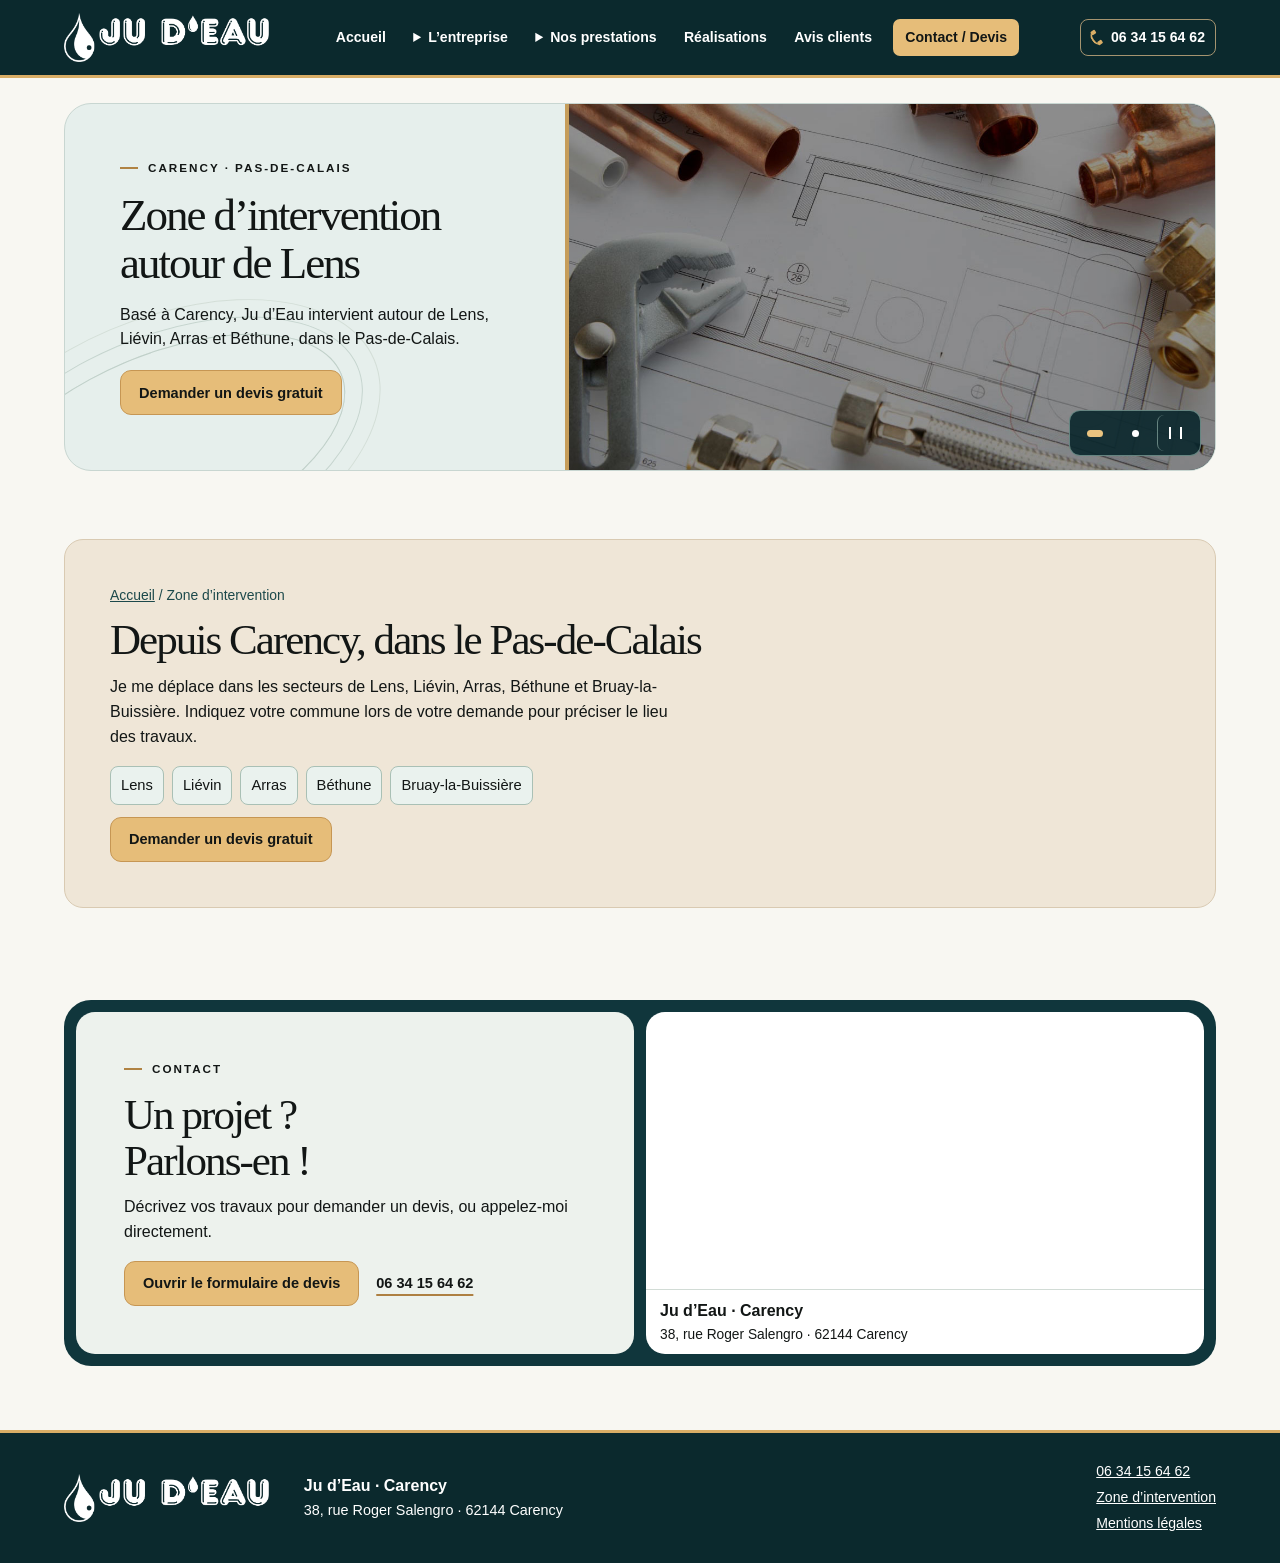
<file: plan-et-zone-d-intervention/index.html>
<!doctype html><html lang="fr"><head><meta charset="utf-8"><meta name="viewport" content="width=device-width, initial-scale=1"><title>Zone d’intervention autour de Lens | Ju d’Eau</title><meta name="description" content="Basé à Carency, Ju d’Eau intervient autour de Lens, Liévin, Arras et Béthune, dans le Pas-de-Calais."><meta name="theme-color" content="#0c343a"><link rel="stylesheet" href="../style.css"><script src="../site.js" defer></script></head><body><a class="skip btn" href="#contenu">Aller au contenu</a><header class="top"><div class="bar wrap"><a class="logo" href="../index.html"><img src="../assets/logo.png" alt="Ju d’Eau – Accueil" ></a><button class="menu" aria-expanded="false" aria-controls="nav" type="button">Menu</button><nav class="nav" id="nav" aria-label="Navigation principale"><a class="" href="../index.html">Accueil</a><details><summary>L’entreprise</summary><div><a class="" href="../plombier-chauffagiste/index.html">L’artisan</a><a class="" href="index.html" aria-current="page">Zone d’intervention</a></div></details><details><summary>Nos prestations</summary><div><a class="" href="../plomberie-et-sanitaire/index.html">Plomberie sanitaire</a><a class="" href="../installation-chauffage/index.html">Installation chauffage</a><a class="" href="../traitement-de-l-eau/index.html">Traitement de l’eau</a><a class="" href="../creation-salle-de-bains/index.html">Création de salle de bains</a></div></details><a class="" href="../photos/index.html">Réalisations</a><a class="" href="../avis-clients/index.html">Avis clients</a><a class="navcta" href="../contact-devis/index.html">Contact / Devis</a><div class="mobilephone"><a class="phone" href="tel:+33634156462"><span class="phone-icon" aria-hidden="true"></span> 06 34 15 64 62</a></div></nav><a class="phone" href="tel:+33634156462"><span class="phone-icon" aria-hidden="true"></span> 06 34 15 64 62</a></div></header><main id="contenu" class="page-plan-et-zone-d-intervention"><section class="hero wrap "><div class="hero-copy"><div class="eyebrow">Carency · Pas-de-Calais</div><h1>Zone d’intervention autour de Lens</h1><p>Basé à Carency, Ju d’Eau intervient autour de Lens, Liévin, Arras et Béthune, dans le Pas-de-Calais.</p><div class="hero-actions"><a class="btn" href="../contact-devis/index.html">Demander un devis gratuit</a></div></div><div class="hero-media"><div class="slides" aria-hidden="true"><div class="slide on"><img src="../assets/slider1-slider1.jpg" alt="" fetchpriority=high></div><div class="slide "><img src="../assets/slider1-slider2.jpg" alt="" decoding=async></div></div><div class="hero-controls" role="group" aria-label="Photos de l’en-tête"><button type="button" data-slide="0" aria-label="Afficher la photo 1" aria-pressed="true"></button><button type="button" data-slide="1" aria-label="Afficher la photo 2" aria-pressed="false"></button><button type="button" class="pause" aria-label="Mettre le diaporama en pause" aria-pressed="false"></button></div></div></section><section class="section "><div class="wrap detail "><div data-reveal><span class="crumb"><a href="../index.html">Accueil</a> / Zone d’intervention</span><h2>Depuis Carency, dans le Pas-de-Calais</h2><p>Je me déplace dans les secteurs de Lens, Liévin, Arras, Béthune et Bruay-la-Buissière. Indiquez votre commune lors de votre demande pour préciser le lieu des travaux.</p><ul class="feature-list"><li>Lens</li><li>Liévin</li><li>Arras</li><li>Béthune</li><li>Bruay-la-Buissière</li></ul><p><a class="btn" href="../contact-devis/index.html">Demander un devis gratuit</a></p></div></div></section><section class="contact wrap" id="demande"><div class="contact-grid" data-reveal><div class="contact-copy"><div class="eyebrow">Contact</div><h2>Un projet ?<br>Parlons-en !</h2><p>Décrivez vos travaux pour demander un devis, ou appelez-moi directement.</p><div class="hero-actions"><a class="btn" href="https://www.plomberie-chauffage-ju-deau.fr/contact-devis#form1">Ouvrir le formulaire de devis</a><a class="inline-link" href="tel:+33634156462">06 34 15 64 62</a></div></div><div class="map-card"><iframe class="map" title="Carte de Carency et du secteur de Lens" loading="lazy" src="https://www.google.com/maps/embed?pb=!1m18!1m12!1m3!1d182571.0552144472!2d2.6553745653402165!3d50.43303231691428!2m3!1f0!2f0!3f0!3m2!1i1024!2i768!4f13.1!3m3!1m2!1s0x47dd3949eb625101%3A0x12bdba35cb9a669d!2s38%20Rue%20Roger%20Salengro%2C%2062144%20Carency!5e0!3m2!1sfr!2sfr!4v1597828381767!5m2!1sfr!2sfr" allowfullscreen></iframe><div class="coords"><strong>Ju d’Eau · Carency</strong><p>38, rue Roger Salengro · 62144 Carency</p></div></div></div></section></main><footer class="foot"><div class="wrap foot-grid"><a class="logo" href="../index.html"><img src="../assets/logo.png" alt="Ju d’Eau – Accueil" ></a><div><strong>Ju d’Eau · Carency</strong><p>38, rue Roger Salengro · 62144 Carency</p></div><div><a href="tel:+33634156462">06 34 15 64 62</a><a class="" href="index.html">Zone d’intervention</a><a class="" href="https://www.plomberie-chauffage-ju-deau.fr/mentions">Mentions légales</a></div></div></footer></body></html>
</file>
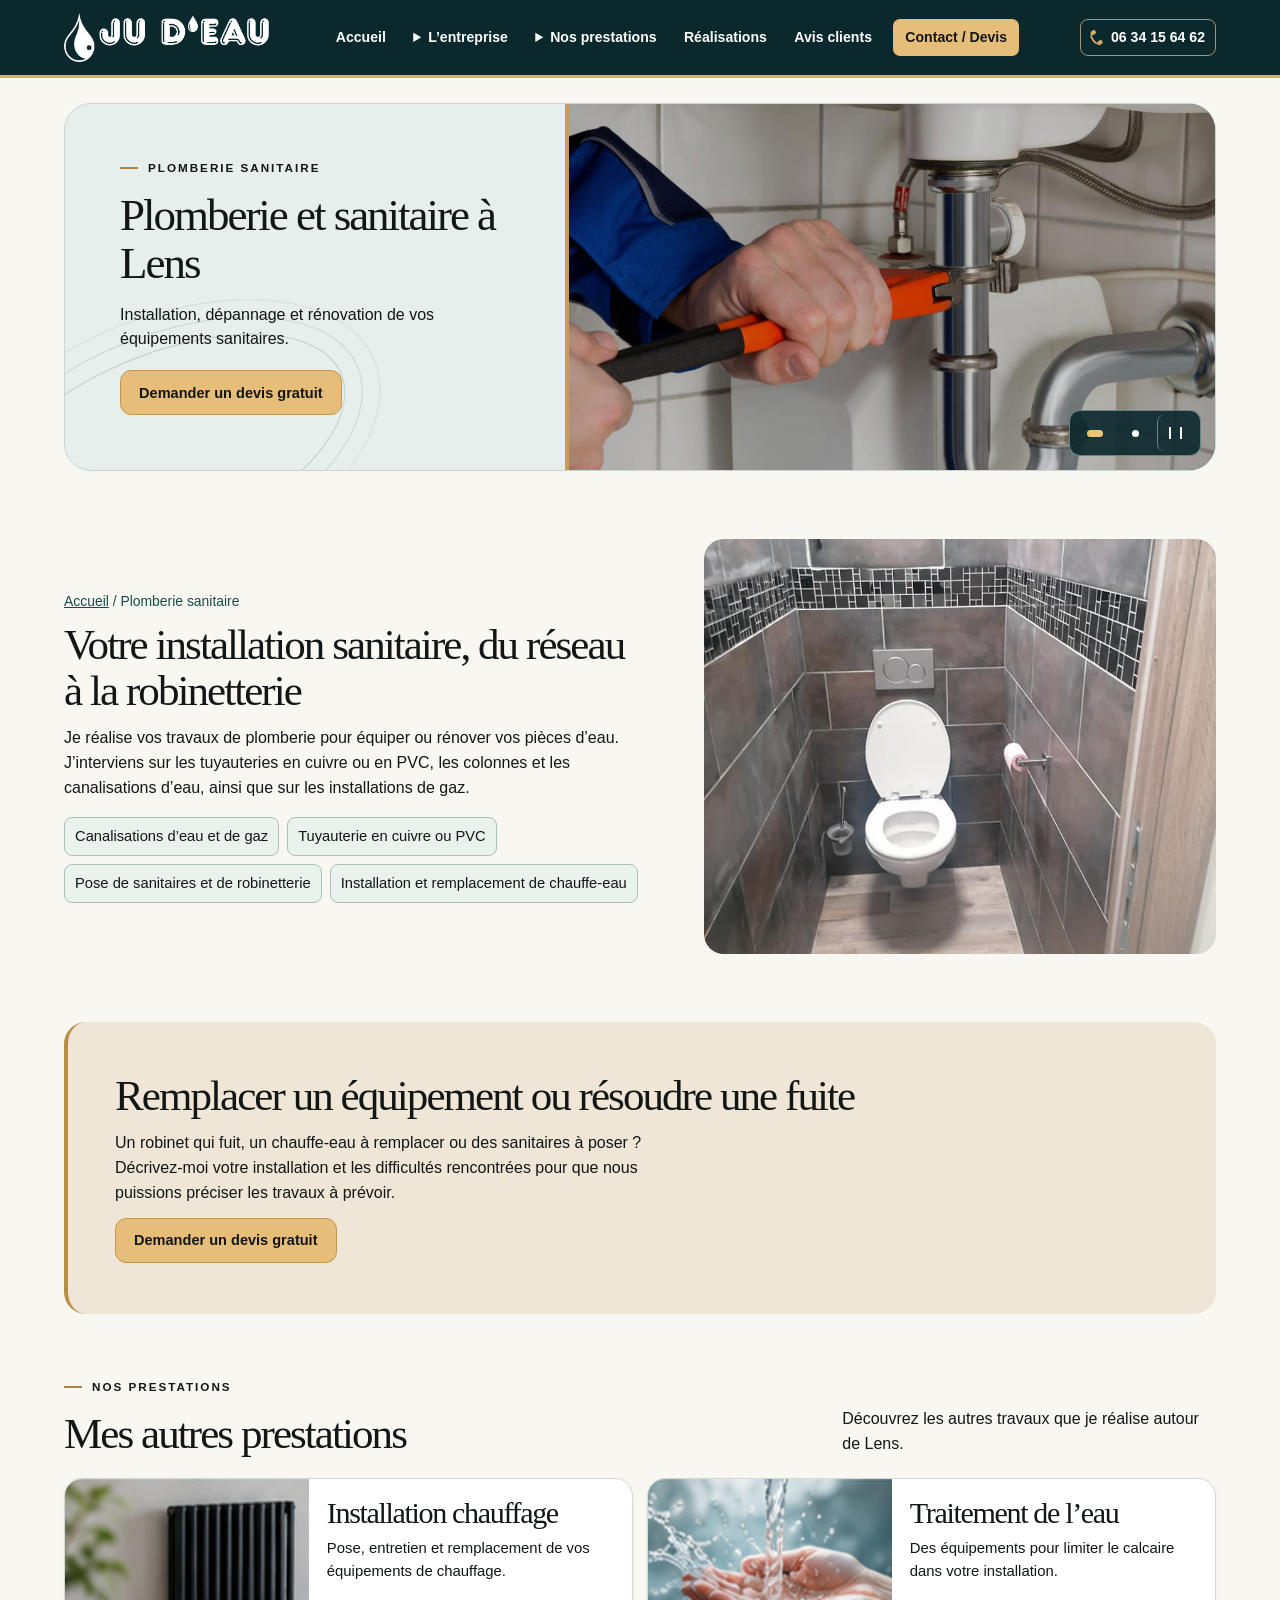
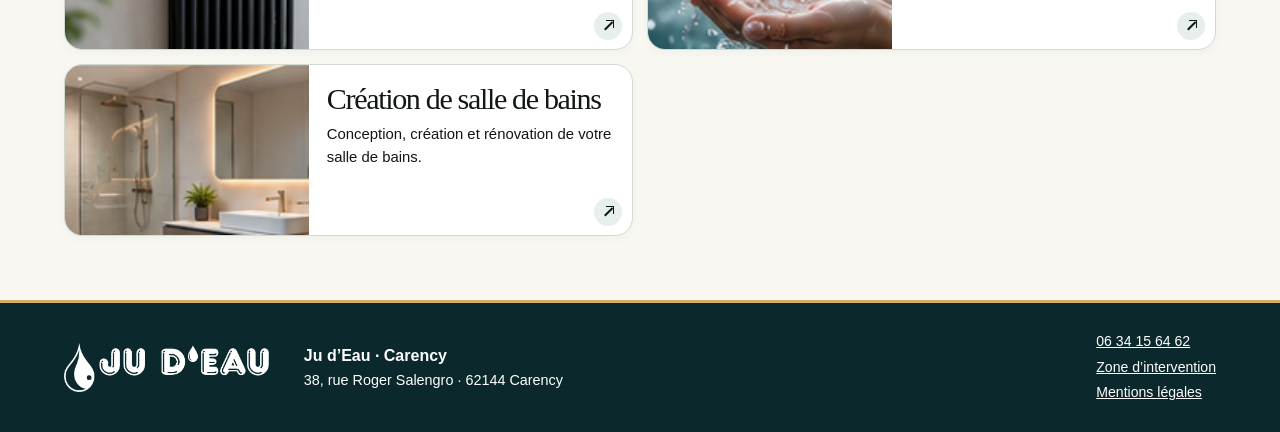
<file: plomberie-et-sanitaire/index.html>
<!doctype html><html lang="fr"><head><meta charset="utf-8"><meta name="viewport" content="width=device-width, initial-scale=1"><title>Plomberie et sanitaire à Lens | Ju d’Eau</title><meta name="description" content="Installation, dépannage et rénovation de vos équipements sanitaires."><meta name="theme-color" content="#0c343a"><link rel="stylesheet" href="../style.css"><script src="../site.js" defer></script></head><body><a class="skip btn" href="#contenu">Aller au contenu</a><header class="top"><div class="bar wrap"><a class="logo" href="../index.html"><img src="../assets/logo.png" alt="Ju d’Eau – Accueil" ></a><button class="menu" aria-expanded="false" aria-controls="nav" type="button">Menu</button><nav class="nav" id="nav" aria-label="Navigation principale"><a class="" href="../index.html">Accueil</a><details><summary>L’entreprise</summary><div><a class="" href="../plombier-chauffagiste/index.html">L’artisan</a><a class="" href="../plan-et-zone-d-intervention/index.html">Zone d’intervention</a></div></details><details><summary>Nos prestations</summary><div><a class="" href="index.html" aria-current="page">Plomberie sanitaire</a><a class="" href="../installation-chauffage/index.html">Installation chauffage</a><a class="" href="../traitement-de-l-eau/index.html">Traitement de l’eau</a><a class="" href="../creation-salle-de-bains/index.html">Création de salle de bains</a></div></details><a class="" href="../photos/index.html">Réalisations</a><a class="" href="../avis-clients/index.html">Avis clients</a><a class="navcta" href="../contact-devis/index.html">Contact / Devis</a><div class="mobilephone"><a class="phone" href="tel:+33634156462"><span class="phone-icon" aria-hidden="true"></span> 06 34 15 64 62</a></div></nav><a class="phone" href="tel:+33634156462"><span class="phone-icon" aria-hidden="true"></span> 06 34 15 64 62</a></div></header><main id="contenu" class="page-plomberie-et-sanitaire"><section class="hero wrap "><div class="hero-copy"><div class="eyebrow">Plomberie sanitaire</div><h1>Plomberie et sanitaire à Lens</h1><p>Installation, dépannage et rénovation de vos équipements sanitaires.</p><div class="hero-actions"><a class="btn" href="../contact-devis/index.html">Demander un devis gratuit</a></div></div><div class="hero-media"><div class="slides" aria-hidden="true"><div class="slide on"><img src="../assets/slider1-slider2.jpg" alt="" fetchpriority=high></div><div class="slide "><img src="../assets/plomberie-et-sanitaire.jpg" alt="" decoding=async></div></div><div class="hero-controls" role="group" aria-label="Photos de l’en-tête"><button type="button" data-slide="0" aria-label="Afficher la photo 1" aria-pressed="true"></button><button type="button" data-slide="1" aria-label="Afficher la photo 2" aria-pressed="false"></button><button type="button" class="pause" aria-label="Mettre le diaporama en pause" aria-pressed="false"></button></div></div></section><section class="section "><div class="wrap detail split"><div data-reveal><span class="crumb"><a href="../index.html">Accueil</a> / Plomberie sanitaire</span><h2>Votre installation sanitaire, du réseau à la robinetterie</h2><p>Je réalise vos travaux de plomberie pour équiper ou rénover vos pièces d’eau. J’interviens sur les tuyauteries en cuivre ou en PVC, les colonnes et les canalisations d’eau, ainsi que sur les installations de gaz.</p><ul class="feature-list"><li>Canalisations d’eau et de gaz</li><li>Tuyauterie en cuivre ou PVC</li><li>Pose de sanitaires et de robinetterie</li><li>Installation et remplacement de chauffe-eau</li></ul></div><img src="../assets/plomberie-et-sanitaire.jpg" alt="Plomberie sanitaire" loading=lazy data-reveal></div></section><section class="section wrap advisory"><div class="detail" data-reveal><h2>Remplacer un équipement ou résoudre une fuite</h2><p>Un robinet qui fuit, un chauffe-eau à remplacer ou des sanitaires à poser ? Décrivez-moi votre installation et les difficultés rencontrées pour que nous puissions préciser les travaux à prévoir.</p><p><a class="btn" href="../contact-devis/index.html">Demander un devis gratuit</a></p></div></section><section class="section services wrap" id="prestations"><div class="section-head" data-reveal><div><div class="eyebrow">Nos prestations</div><h2>Mes autres prestations</h2></div><p>Découvrez les autres travaux que je réalise autour de Lens.</p></div><div class="cards"><a href="../installation-chauffage/index.html" class="card" data-reveal><div class="card-media"><img src="../assets/carte-chauffage.jpg" alt="" loading=lazy></div><div class="card-copy"><h3>Installation chauffage</h3><p>Pose, entretien et remplacement de vos équipements de chauffage.</p><span class="card-action" aria-hidden="true"></span></div></a><a href="../traitement-de-l-eau/index.html" class="card" data-reveal><div class="card-media"><img src="../assets/carte-eau.jpg" alt="" loading=lazy></div><div class="card-copy"><h3>Traitement de l’eau</h3><p>Des équipements pour limiter le calcaire dans votre installation.</p><span class="card-action" aria-hidden="true"></span></div></a><a href="../creation-salle-de-bains/index.html" class="card" data-reveal><div class="card-media"><img src="../assets/carte-bain.jpg" alt="" loading=lazy></div><div class="card-copy"><h3>Création de salle de bains</h3><p>Conception, création et rénovation de votre salle de bains.</p><span class="card-action" aria-hidden="true"></span></div></a></div></section></main><footer class="foot"><div class="wrap foot-grid"><a class="logo" href="../index.html"><img src="../assets/logo.png" alt="Ju d’Eau – Accueil" ></a><div><strong>Ju d’Eau · Carency</strong><p>38, rue Roger Salengro · 62144 Carency</p></div><div><a href="tel:+33634156462">06 34 15 64 62</a><a class="" href="../plan-et-zone-d-intervention/index.html">Zone d’intervention</a><a class="" href="https://www.plomberie-chauffage-ju-deau.fr/mentions">Mentions légales</a></div></div></footer></body></html>
</file>
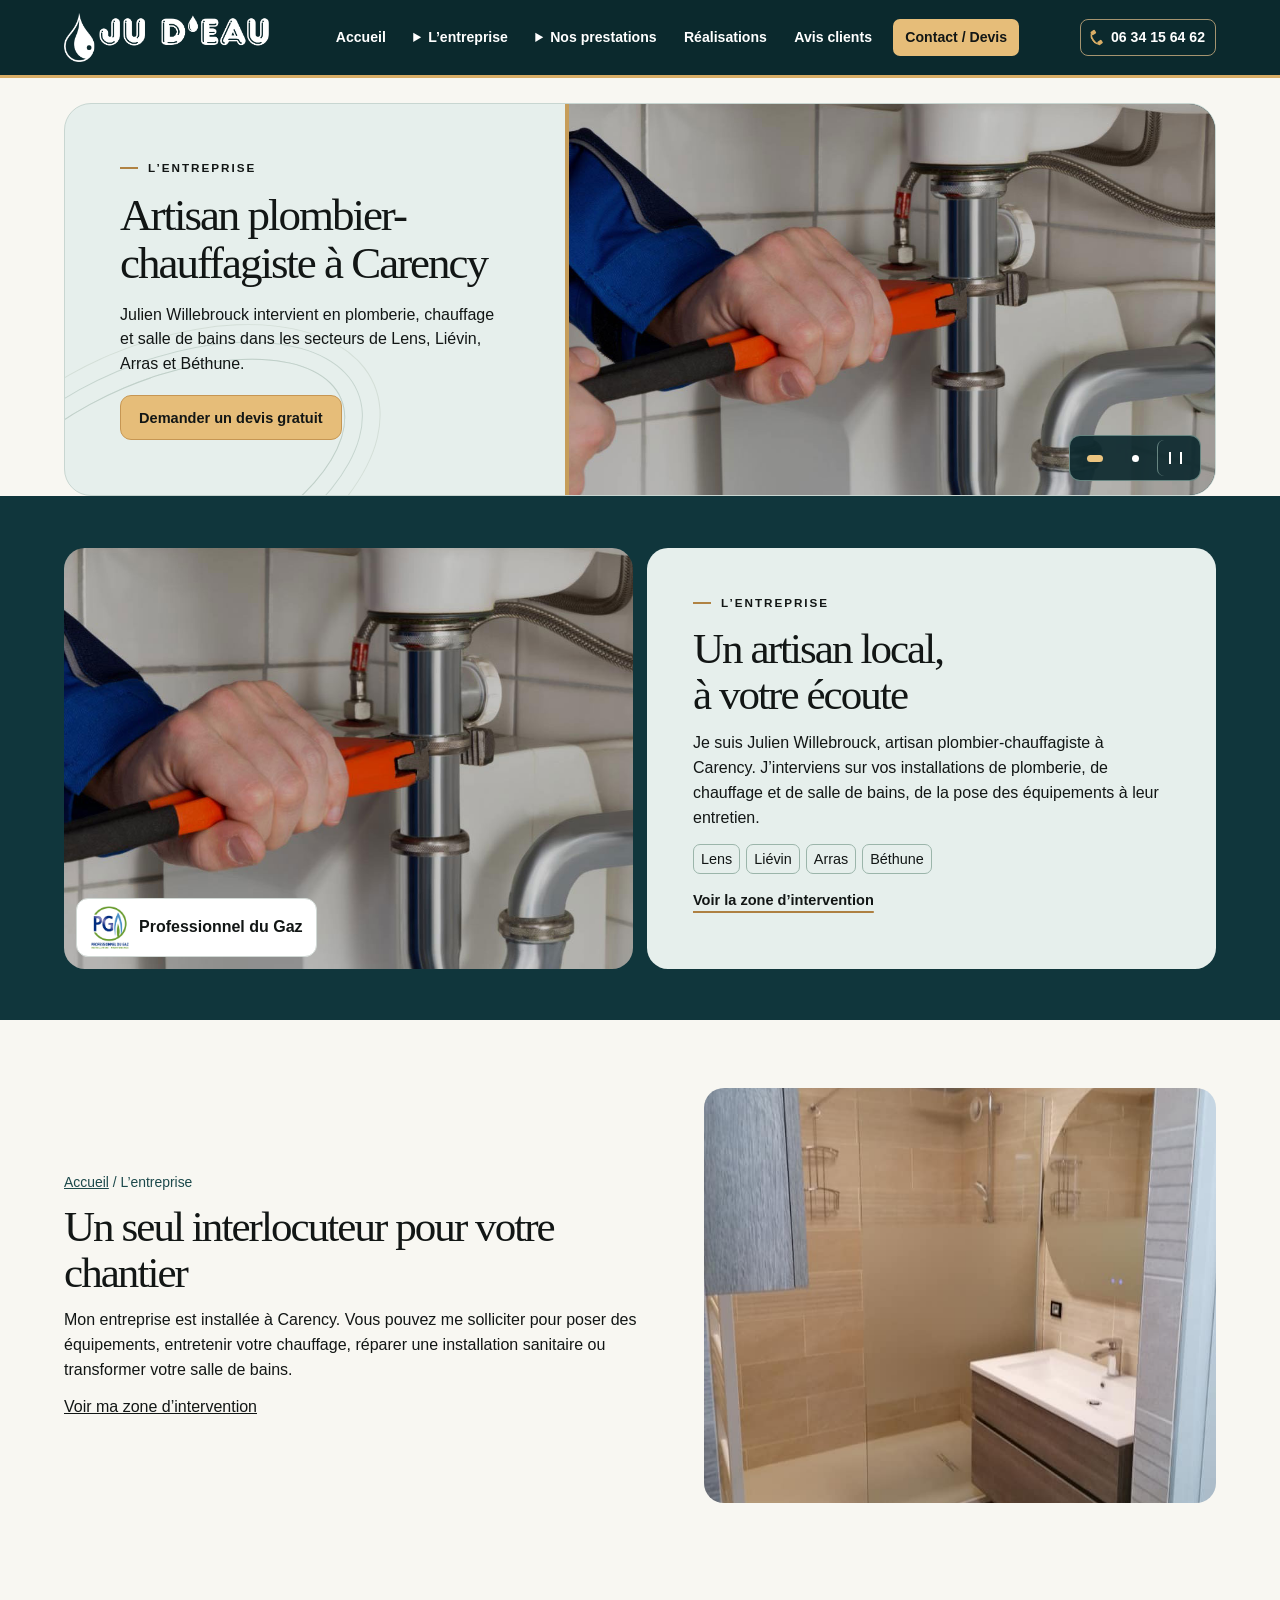
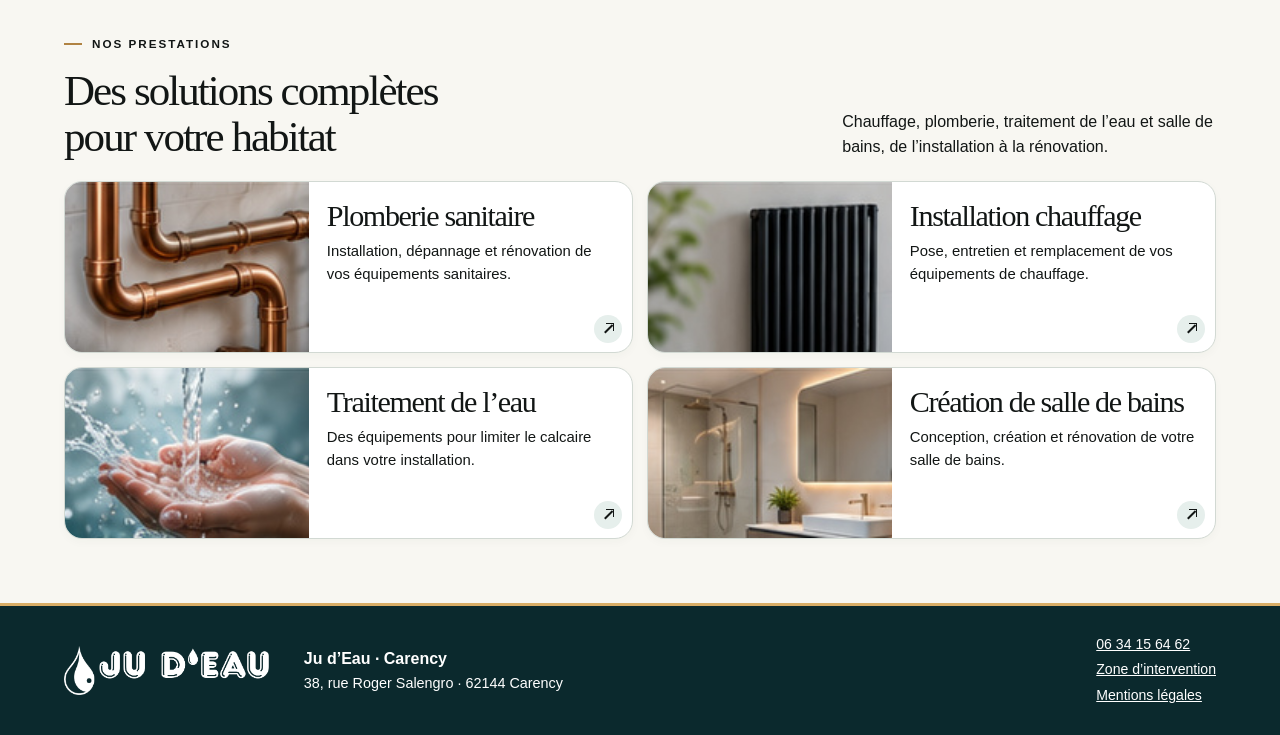
<file: plombier-chauffagiste/index.html>
<!doctype html><html lang="fr"><head><meta charset="utf-8"><meta name="viewport" content="width=device-width, initial-scale=1"><title>Artisan plombier-chauffagiste à Carency | Ju d’Eau</title><meta name="description" content="Julien Willebrouck intervient en plomberie, chauffage et salle de bains dans les secteurs de Lens, Liévin, Arras et Béthune."><meta name="theme-color" content="#0c343a"><link rel="stylesheet" href="../style.css"><script src="../site.js" defer></script></head><body><a class="skip btn" href="#contenu">Aller au contenu</a><header class="top"><div class="bar wrap"><a class="logo" href="../index.html"><img src="../assets/logo.png" alt="Ju d’Eau – Accueil" ></a><button class="menu" aria-expanded="false" aria-controls="nav" type="button">Menu</button><nav class="nav" id="nav" aria-label="Navigation principale"><a class="" href="../index.html">Accueil</a><details><summary>L’entreprise</summary><div><a class="" href="index.html" aria-current="page">L’artisan</a><a class="" href="../plan-et-zone-d-intervention/index.html">Zone d’intervention</a></div></details><details><summary>Nos prestations</summary><div><a class="" href="../plomberie-et-sanitaire/index.html">Plomberie sanitaire</a><a class="" href="../installation-chauffage/index.html">Installation chauffage</a><a class="" href="../traitement-de-l-eau/index.html">Traitement de l’eau</a><a class="" href="../creation-salle-de-bains/index.html">Création de salle de bains</a></div></details><a class="" href="../photos/index.html">Réalisations</a><a class="" href="../avis-clients/index.html">Avis clients</a><a class="navcta" href="../contact-devis/index.html">Contact / Devis</a><div class="mobilephone"><a class="phone" href="tel:+33634156462"><span class="phone-icon" aria-hidden="true"></span> 06 34 15 64 62</a></div></nav><a class="phone" href="tel:+33634156462"><span class="phone-icon" aria-hidden="true"></span> 06 34 15 64 62</a></div></header><main id="contenu" class="page-plombier-chauffagiste"><section class="hero wrap "><div class="hero-copy"><div class="eyebrow">L’entreprise</div><h1>Artisan plombier-chauffagiste à Carency</h1><p>Julien Willebrouck intervient en plomberie, chauffage et salle de bains dans les secteurs de Lens, Liévin, Arras et Béthune.</p><div class="hero-actions"><a class="btn" href="../contact-devis/index.html">Demander un devis gratuit</a></div></div><div class="hero-media"><div class="slides" aria-hidden="true"><div class="slide on"><img src="../assets/slider1-slider2.jpg" alt="" fetchpriority=high></div><div class="slide "><img src="../assets/slider1-slider3.jpg" alt="" decoding=async></div></div><div class="hero-controls" role="group" aria-label="Photos de l’en-tête"><button type="button" data-slide="0" aria-label="Afficher la photo 1" aria-pressed="true"></button><button type="button" data-slide="1" aria-label="Afficher la photo 2" aria-pressed="false"></button><button type="button" class="pause" aria-label="Mettre le diaporama en pause" aria-pressed="false"></button></div></div></section><section class="company"><div class="wrap company-grid"><div class="company-photo" data-reveal><img src="../assets/slider1-slider2.jpg" alt="Travaux de plomberie sur un siphon" loading=lazy><div class="cert"><img src="../assets/pg.jpg" alt="Logo Professionnel du Gaz" loading=lazy><strong>Professionnel du Gaz</strong></div></div><div class="company-copy" data-reveal><div class="eyebrow">L’entreprise</div><h2>Un artisan local,<br>à votre écoute</h2><p>Je suis Julien Willebrouck, artisan plombier-chauffagiste à Carency. J’interviens sur vos installations de plomberie, de chauffage et de salle de bains, de la pose des équipements à leur entretien.</p><div class="perks"><span>Lens</span><span>Liévin</span><span>Arras</span><span>Béthune</span></div><a class="inline-link" href="../plan-et-zone-d-intervention/index.html">Voir la zone d’intervention</a></div></div></section><section class="section "><div class="wrap detail split"><div data-reveal><span class="crumb"><a href="../index.html">Accueil</a> / L’entreprise</span><h2>Un seul interlocuteur pour votre chantier</h2><p>Mon entreprise est installée à Carency. Vous pouvez me solliciter pour poser des équipements, entretenir votre chauffage, réparer une installation sanitaire ou transformer votre salle de bains.</p><p><a class="" href="../plan-et-zone-d-intervention/index.html">Voir ma zone d’intervention</a></p></div><img src="../assets/creation-salle-de-bains.jpg" alt="Salle de bains aménagée" loading=lazy data-reveal></div></section><section class="section services wrap" id="prestations"><div class="section-head" data-reveal><div><div class="eyebrow">Nos prestations</div><h2>Des solutions complètes<br>pour votre habitat</h2></div><p>Chauffage, plomberie, traitement de l’eau et salle de bains, de l’installation à la rénovation.</p></div><div class="cards"><a href="../plomberie-et-sanitaire/index.html" class="card" data-reveal><div class="card-media"><img src="../assets/carte-plomberie.jpg" alt="" loading=lazy></div><div class="card-copy"><h3>Plomberie sanitaire</h3><p>Installation, dépannage et rénovation de vos équipements sanitaires.</p><span class="card-action" aria-hidden="true"></span></div></a><a href="../installation-chauffage/index.html" class="card" data-reveal><div class="card-media"><img src="../assets/carte-chauffage.jpg" alt="" loading=lazy></div><div class="card-copy"><h3>Installation chauffage</h3><p>Pose, entretien et remplacement de vos équipements de chauffage.</p><span class="card-action" aria-hidden="true"></span></div></a><a href="../traitement-de-l-eau/index.html" class="card" data-reveal><div class="card-media"><img src="../assets/carte-eau.jpg" alt="" loading=lazy></div><div class="card-copy"><h3>Traitement de l’eau</h3><p>Des équipements pour limiter le calcaire dans votre installation.</p><span class="card-action" aria-hidden="true"></span></div></a><a href="../creation-salle-de-bains/index.html" class="card" data-reveal><div class="card-media"><img src="../assets/carte-bain.jpg" alt="" loading=lazy></div><div class="card-copy"><h3>Création de salle de bains</h3><p>Conception, création et rénovation de votre salle de bains.</p><span class="card-action" aria-hidden="true"></span></div></a></div></section></main><footer class="foot"><div class="wrap foot-grid"><a class="logo" href="../index.html"><img src="../assets/logo.png" alt="Ju d’Eau – Accueil" ></a><div><strong>Ju d’Eau · Carency</strong><p>38, rue Roger Salengro · 62144 Carency</p></div><div><a href="tel:+33634156462">06 34 15 64 62</a><a class="" href="../plan-et-zone-d-intervention/index.html">Zone d’intervention</a><a class="" href="https://www.plomberie-chauffage-ju-deau.fr/mentions">Mentions légales</a></div></div></footer></body></html>
</file>
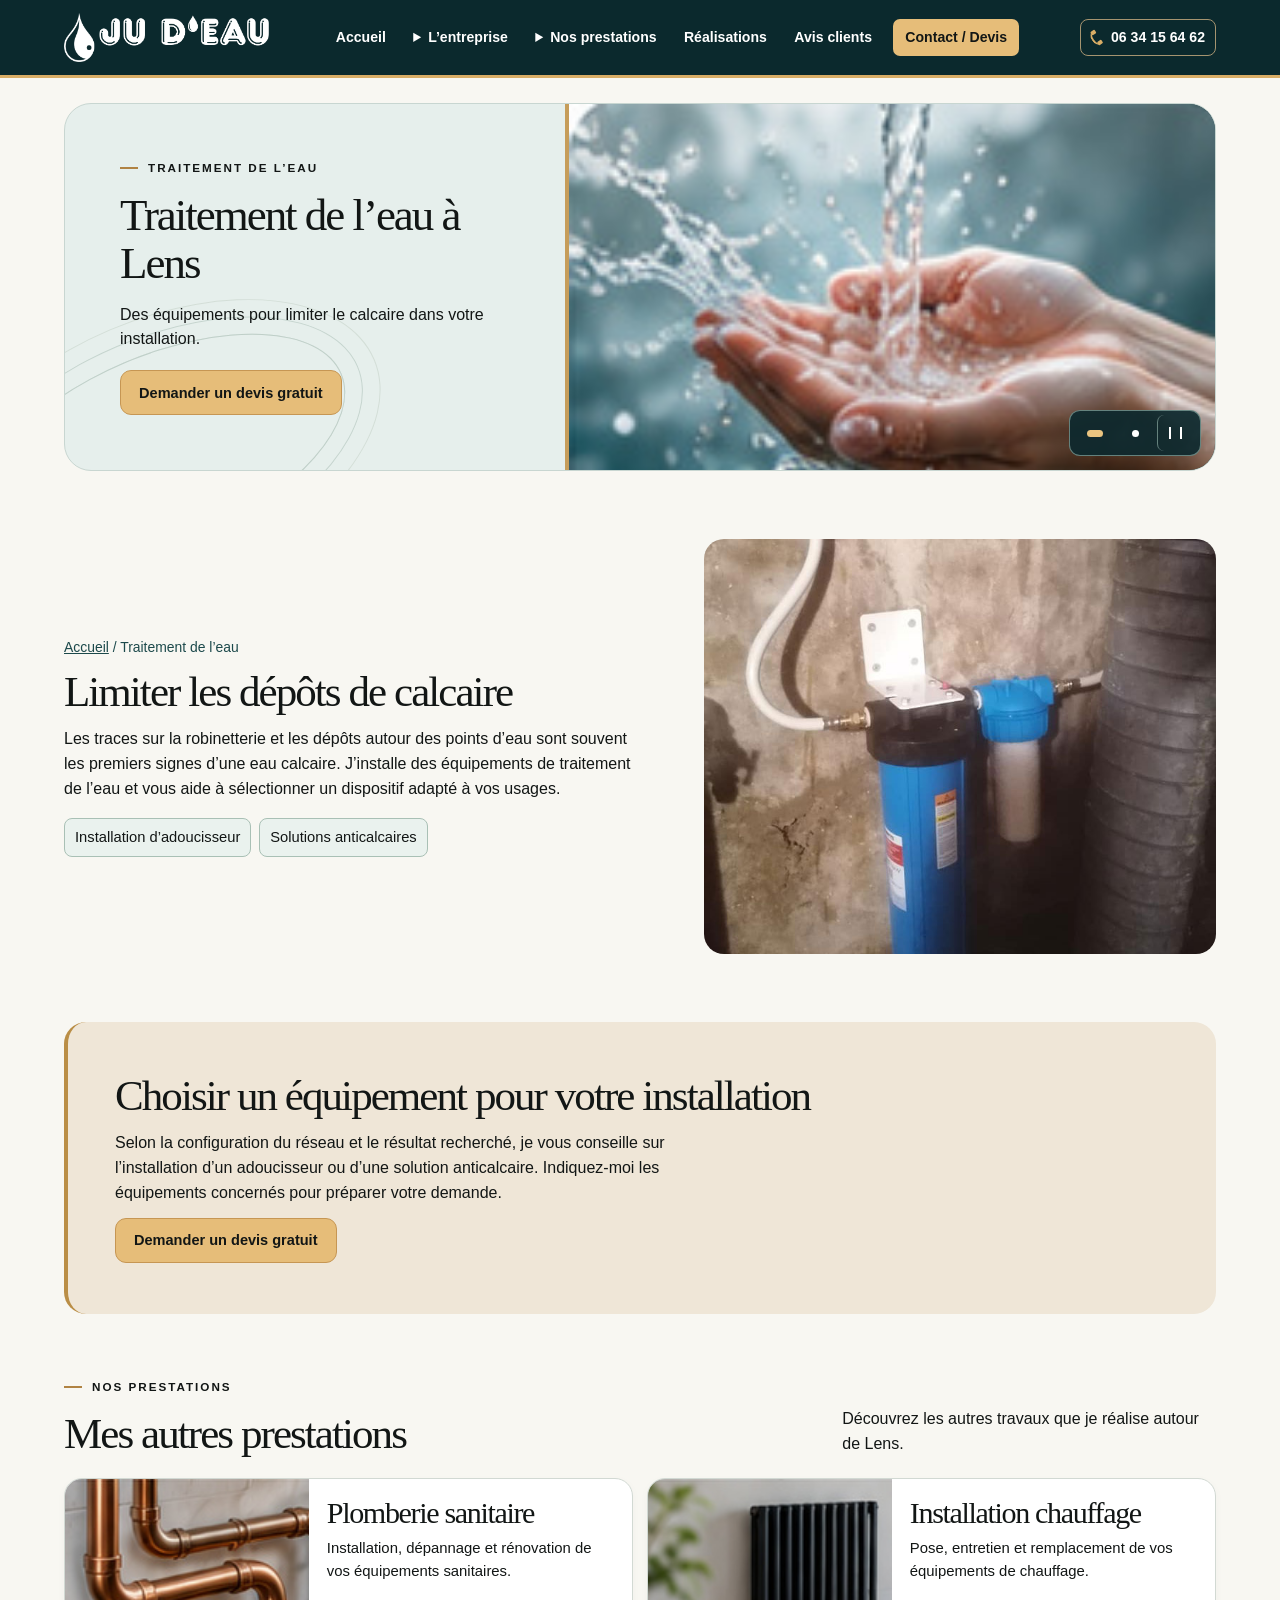
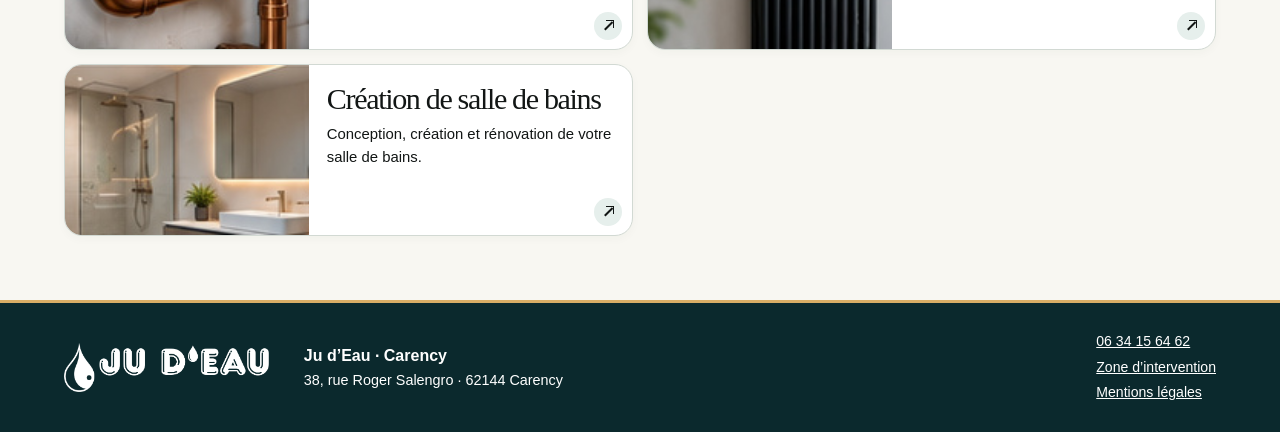
<file: traitement-de-l-eau/index.html>
<!doctype html><html lang="fr"><head><meta charset="utf-8"><meta name="viewport" content="width=device-width, initial-scale=1"><title>Traitement de l’eau à Lens | Ju d’Eau</title><meta name="description" content="Des équipements pour limiter le calcaire dans votre installation."><meta name="theme-color" content="#0c343a"><link rel="stylesheet" href="../style.css"><script src="../site.js" defer></script></head><body><a class="skip btn" href="#contenu">Aller au contenu</a><header class="top"><div class="bar wrap"><a class="logo" href="../index.html"><img src="../assets/logo.png" alt="Ju d’Eau – Accueil" ></a><button class="menu" aria-expanded="false" aria-controls="nav" type="button">Menu</button><nav class="nav" id="nav" aria-label="Navigation principale"><a class="" href="../index.html">Accueil</a><details><summary>L’entreprise</summary><div><a class="" href="../plombier-chauffagiste/index.html">L’artisan</a><a class="" href="../plan-et-zone-d-intervention/index.html">Zone d’intervention</a></div></details><details><summary>Nos prestations</summary><div><a class="" href="../plomberie-et-sanitaire/index.html">Plomberie sanitaire</a><a class="" href="../installation-chauffage/index.html">Installation chauffage</a><a class="" href="index.html" aria-current="page">Traitement de l’eau</a><a class="" href="../creation-salle-de-bains/index.html">Création de salle de bains</a></div></details><a class="" href="../photos/index.html">Réalisations</a><a class="" href="../avis-clients/index.html">Avis clients</a><a class="navcta" href="../contact-devis/index.html">Contact / Devis</a><div class="mobilephone"><a class="phone" href="tel:+33634156462"><span class="phone-icon" aria-hidden="true"></span> 06 34 15 64 62</a></div></nav><a class="phone" href="tel:+33634156462"><span class="phone-icon" aria-hidden="true"></span> 06 34 15 64 62</a></div></header><main id="contenu" class="page-traitement-de-l-eau"><section class="hero wrap "><div class="hero-copy"><div class="eyebrow">Traitement de l’eau</div><h1>Traitement de l’eau à Lens</h1><p>Des équipements pour limiter le calcaire dans votre installation.</p><div class="hero-actions"><a class="btn" href="../contact-devis/index.html">Demander un devis gratuit</a></div></div><div class="hero-media"><div class="slides" aria-hidden="true"><div class="slide on"><img src="../assets/carte-eau.jpg" alt="" fetchpriority=high></div><div class="slide "><img src="../assets/traitement-de-l-eau.jpg" alt="" decoding=async></div></div><div class="hero-controls" role="group" aria-label="Photos de l’en-tête"><button type="button" data-slide="0" aria-label="Afficher la photo 1" aria-pressed="true"></button><button type="button" data-slide="1" aria-label="Afficher la photo 2" aria-pressed="false"></button><button type="button" class="pause" aria-label="Mettre le diaporama en pause" aria-pressed="false"></button></div></div></section><section class="section "><div class="wrap detail split"><div data-reveal><span class="crumb"><a href="../index.html">Accueil</a> / Traitement de l’eau</span><h2>Limiter les dépôts de calcaire</h2><p>Les traces sur la robinetterie et les dépôts autour des points d’eau sont souvent les premiers signes d’une eau calcaire. J’installe des équipements de traitement de l’eau et vous aide à sélectionner un dispositif adapté à vos usages.</p><ul class="feature-list"><li>Installation d’adoucisseur</li><li>Solutions anticalcaires</li></ul></div><img src="../assets/traitement-de-l-eau.jpg" alt="Traitement de l’eau" loading=lazy data-reveal></div></section><section class="section wrap advisory"><div class="detail" data-reveal><h2>Choisir un équipement pour votre installation</h2><p>Selon la configuration du réseau et le résultat recherché, je vous conseille sur l’installation d’un adoucisseur ou d’une solution anticalcaire. Indiquez-moi les équipements concernés pour préparer votre demande.</p><p><a class="btn" href="../contact-devis/index.html">Demander un devis gratuit</a></p></div></section><section class="section services wrap" id="prestations"><div class="section-head" data-reveal><div><div class="eyebrow">Nos prestations</div><h2>Mes autres prestations</h2></div><p>Découvrez les autres travaux que je réalise autour de Lens.</p></div><div class="cards"><a href="../plomberie-et-sanitaire/index.html" class="card" data-reveal><div class="card-media"><img src="../assets/carte-plomberie.jpg" alt="" loading=lazy></div><div class="card-copy"><h3>Plomberie sanitaire</h3><p>Installation, dépannage et rénovation de vos équipements sanitaires.</p><span class="card-action" aria-hidden="true"></span></div></a><a href="../installation-chauffage/index.html" class="card" data-reveal><div class="card-media"><img src="../assets/carte-chauffage.jpg" alt="" loading=lazy></div><div class="card-copy"><h3>Installation chauffage</h3><p>Pose, entretien et remplacement de vos équipements de chauffage.</p><span class="card-action" aria-hidden="true"></span></div></a><a href="../creation-salle-de-bains/index.html" class="card" data-reveal><div class="card-media"><img src="../assets/carte-bain.jpg" alt="" loading=lazy></div><div class="card-copy"><h3>Création de salle de bains</h3><p>Conception, création et rénovation de votre salle de bains.</p><span class="card-action" aria-hidden="true"></span></div></a></div></section></main><footer class="foot"><div class="wrap foot-grid"><a class="logo" href="../index.html"><img src="../assets/logo.png" alt="Ju d’Eau – Accueil" ></a><div><strong>Ju d’Eau · Carency</strong><p>38, rue Roger Salengro · 62144 Carency</p></div><div><a href="tel:+33634156462">06 34 15 64 62</a><a class="" href="../plan-et-zone-d-intervention/index.html">Zone d’intervention</a><a class="" href="https://www.plomberie-chauffage-ju-deau.fr/mentions">Mentions légales</a></div></div></footer></body></html>
</file>
<file: style.css>
:root{--ink:#121615;--petrol:#10363c;--deep:#0b292d;--teal:#2c6469;--gold:#d9ad66;--paper:#f8f7f2;--line:#dedfd6;--mist:#e6efec;--radius:27px}
*{box-sizing:border-box}
html{scroll-behavior:smooth}
body{margin:0;background:var(--paper);color:var(--ink);font:16px/1.56 Arial,sans-serif}
button,input{font:inherit}
button,summary{cursor:pointer}
a{color:inherit}
img{display:block;width:100%;object-fit:cover}
h1,h2,h3,p{margin:0}
h1,h2,h3{font-family:Georgia,serif;font-weight:500;line-height:1.07;letter-spacing:-.045em}
h1{font-size:clamp(33px,4vw,45px)}
h2{font-size:clamp(29px,3.9vw,43px)}
h3{font-size:clamp(23px,2.35vw,32px)}
:focus-visible{outline:3px solid #997022;outline-offset:4px}
.wrap{width:90%;max-width:1300px;margin-inline:auto}
.section{padding-block:clamp(35px,5vw,68px)}
.eyebrow{display:flex;align-items:center;gap:10px;margin-bottom:14px;font-size:.73rem;font-weight:800;letter-spacing:.17em;text-transform:uppercase}
.eyebrow::before{content:"";width:18px;height:2px;background:#b08343}
.btn,.inline-link{display:inline-flex;align-items:center;justify-content:center;min-height:45px;text-decoration:none;font-size:.91rem;font-weight:750}
.btn{padding:10px 18px;background:#e6bd79;border:1px solid #c69653;border-radius:11px;transition:background .25s ease,transform .25s ease}
.btn:hover{background:#f1cf96;transform:translateY(-2px)}
.inline-link{width:max-content;max-width:100%;text-decoration:underline;text-decoration-color:#ae8042;text-decoration-thickness:2px;text-underline-offset:6px}
.inline-link:hover{text-decoration-thickness:3px}
.top{position:relative;z-index:4;background:var(--deep);color:white;border-bottom:3px solid var(--gold)}
.bar{display:flex;align-items:center;justify-content:space-between;gap:15px;min-height:75px}
.logo{display:block;width:clamp(140px,16vw,220px);flex:none}
.logo img{object-fit:contain}
.nav{display:flex;align-items:center;gap:clamp(6px,1.2vw,19px);font-size:.88rem;font-weight:bold}
.nav a,.nav summary{display:block;padding:8px 6px;text-decoration:none;white-space:nowrap;border-radius:7px}
.nav details{position:relative}
.nav summary{display:list-item}
.nav details div{position:absolute;top:calc(100% + 10px);left:0;min-width:225px;padding:7px;background:var(--deep);border:1px solid #599092;border-radius:12px;box-shadow:0 14px 30px #001a2366}
.nav a:hover,.nav summary:hover,.nav a[aria-current="page"]{background:#285158}
.nav .navcta,.nav .navcta[aria-current="page"]{background:#e6bd79;color:var(--ink);padding-inline:12px}
.nav .navcta:hover{background:#f0ce94}
.phone{display:inline-flex;align-items:center;gap:7px;padding:7px 10px;text-decoration:none;white-space:nowrap;border:1px solid #a59470;border-radius:8px;font-size:.88rem;font-weight:bold}
.phone span{color:var(--gold)}
.menu,.mobilephone{display:none}
.skip{position:absolute;left:12px;top:6px;z-index:8;transform:translateY(-125%)}
.skip:focus{transform:none}
.hero{display:grid;grid-template-columns:.87fr 1.13fr;position:relative;min-height:345px;margin-top:25px;border-radius:var(--radius);overflow:hidden;background:var(--mist);border:1px solid #c8d6d1}
.hero.home{min-height:420px}
.hero-copy{position:relative;isolation:isolate;align-self:stretch;display:flex;flex-direction:column;align-items:flex-start;justify-content:center;padding:clamp(24px,4.3vw,63px);animation:enter .7s both}
.hero-copy::after{content:"";position:absolute;z-index:-1;bottom:-75px;left:-100px;width:390px;height:188px;border:1px solid #bfcfc8;border-radius:50%;transform:rotate(-23deg);box-shadow:0 0 0 17px #e6efec,0 0 0 18px #c6d5cf,0 0 0 35px #e6efec,0 0 0 36px #d3ded7;pointer-events:none}
.hero-copy p{max-width:48ch;margin:15px 0 18px}
.hero-actions{display:flex;flex-wrap:wrap;align-items:center;gap:7px 17px}
.hero-media{position:relative;isolation:isolate;overflow:hidden;background:var(--petrol);border-left:4px solid #c69d5a}
.slides,.slide{position:absolute;inset:0}
.slide{opacity:0;overflow:hidden;transition:opacity 1.2s ease}
.slide.on{opacity:1}
.slide img{height:100%;animation:zoom 8s ease-in-out infinite;animation-play-state:paused}
.slide.on img{animation-play-state:running}
.hero[data-paused] .slide img{animation-play-state:paused}
@keyframes zoom{0%,100%{transform:scale(1)}50%{transform:scale(1.11)}}
@keyframes enter{from{opacity:0;transform:translateY(12px)}to{opacity:1;transform:none}}
.hero-controls{position:absolute;right:14px;bottom:14px;display:flex;align-items:center;gap:4px;padding:4px 7px;background:#0c292eea;border:1px solid #9cbcb399;border-radius:11px;color:white}
.hero-controls button{position:relative;border:0;background:transparent;color:white;width:36px;height:36px;border-radius:7px}
.hero-controls button:hover{background:#2b5458}
.hero-controls [data-slide]::before{content:"";display:block;width:7px;height:7px;margin:auto;border-radius:50%;background:#fff}
.hero-controls [aria-pressed="true"][data-slide]::before{width:16px;border-radius:7px;background:#ebc480}
.hero-controls .pause{border-left:1px solid #9cbcb399}
.section-head{display:flex;align-items:end;justify-content:space-between;gap:15px 40px;margin-bottom:21px}
.section-head p{max-width:42ch}
.cards{display:grid;grid-template-columns:repeat(2,minmax(0,1fr));gap:14px}
.card{display:grid;grid-template-columns:43% 1fr;min-height:172px;border:1px solid #d2d9d3;overflow:hidden;border-radius:18px;background:#fff;color:var(--ink);text-decoration:none;box-shadow:0 3px 10px #1d3f2408}
.card-media{overflow:hidden;position:relative;min-height:100%;background:var(--mist)}
.card-media img{position:absolute;inset:0;height:100%;transition:transform .55s ease}
.card-copy{position:relative;padding:18px 18px 28px}
.card-copy p{margin-top:8px;font-size:.93rem}
.card-action{display:grid;place-items:center;position:absolute;bottom:9px;right:10px;width:28px;height:28px;border-radius:50%;background:var(--mist);font-weight:bold;transition:background .25s ease}
.card:hover .card-media img{transform:scale(1.10)}
.card:hover .card-action{background:var(--gold)}
.company{background:var(--petrol);position:relative;padding-block:clamp(30px,4vw,53px)}
.company-grid{display:grid;grid-template-columns:1fr 1fr;gap:14px}
.company-photo{position:relative;min-height:280px;border-radius:21px;overflow:hidden}
.company-photo>img{position:absolute;inset:0;height:100%}
.company-copy{padding:clamp(22px,3.8vw,46px);background:var(--mist);border-radius:21px}
.company-copy p{margin-top:13px;max-width:53ch}
.cert{display:flex;align-items:center;gap:9px;padding:7px 13px;position:absolute;left:12px;bottom:12px;border-radius:12px;background:#fff;border:1px solid #d1d9d5}
.cert img{width:40px;height:43px;object-fit:contain}
.perks{display:flex;gap:6px;flex-wrap:wrap;margin:13px 0 4px}
.perks span{border:1px solid #9bb5aa;border-radius:7px;padding:3px 7px;font-size:.9rem}
.proof-grid{display:grid;grid-template-columns:minmax(0,2.1fr) minmax(250px,1fr);gap:14px}
.showcase{display:grid;grid-template-columns:1.13fr 1fr;gap:12px}
.showcase button{position:relative;text-align:left;padding:0;background:#fff;border:1px solid #d1d8d3;border-radius:17px;overflow:hidden;color:var(--ink)}
.showcase img{height:clamp(155px,23vw,310px);transition:transform .55s ease}
.showcase button:hover img{transform:scale(1.06)}
.showcase button span{position:relative;display:flex;align-items:center;justify-content:space-between;gap:8px;padding:8px 12px;background:#fff;font-weight:bold;font-size:.9rem}
.showcase b{background:var(--mist);border-radius:50%;padding:2px 7px}
.reviews{display:flex;flex-direction:column;align-items:flex-start;justify-content:center;background:#f3e7d1;border:1px solid #e1cda9;border-radius:18px;padding:clamp(18px,3vw,34px)}
.reviews p{margin:12px 0 4px}
.partners{display:grid;grid-template-columns:.8fr 2fr;gap:18px;align-items:center;padding:22px 24px;border-block:1px solid #cbd8d3;background:#edf1ec}
.partners h2{font-size:clamp(22px,3vw,31px)}
.brands{display:grid;grid-template-columns:repeat(4,1fr);gap:10px}
.partner{display:grid;place-items:center;background:#fff;border:1px solid #e1e7e3;border-radius:10px;min-height:70px;padding:10px}
.partner img{max-width:105px;height:46px;object-fit:contain}
.contact{padding-block:clamp(34px,5vw,66px)}
.contact-grid{display:grid;grid-template-columns:1fr 1fr;gap:12px;border-radius:var(--radius);padding:12px;background:var(--petrol)}
.contact-copy{background:#edf2ed;padding:clamp(20px,4vw,48px);border-radius:19px}
.contact-copy p{margin:11px 0 16px}
.map-card{display:grid;grid-template-rows:1fr auto;background:#fff;border-radius:19px;overflow:hidden}
.map{width:100%;min-height:190px;height:100%;border:0}
.coords{padding:9px 14px;border-top:1px solid #d2dcd6}
.coords p{font-size:.86rem}
.detail{padding-block:4px}
.detail.split{display:grid;grid-template-columns:1.06fr .94fr;align-items:center;gap:clamp(20px,5vw,63px)}
.detail.split>img{height:clamp(240px,34vw,415px);border-radius:20px}
.detail p{margin-top:12px;max-width:65ch}
.detail .showcase{margin-top:15px}
.crumb{display:block;color:#1c494b;margin-bottom:10px;font-size:.87rem}
.feature-list{list-style:none;margin:16px 0 0;padding:0;display:flex;flex-wrap:wrap;gap:8px}
.feature-list li{padding:7px 10px;border:1px solid #a9c0b5;background:#eaf2ee;border-radius:8px;font-size:.92rem}
.advisory{padding:clamp(19px,4vw,47px);border-radius:22px;background:#efe6d7;border-left:4px solid #ba8e46}
.foot{padding:28px 0;background:var(--deep);color:#fff;border-top:3px solid var(--gold)}
.foot-grid{display:grid;grid-template-columns:auto 1fr auto;align-items:center;gap:20px 35px}
.foot-grid>div:last-child{display:grid;gap:4px}
.foot a{font-size:.88rem}
.foot p{font-size:.9rem}
dialog{max-width:min(91vw,930px);border:0;border-radius:17px;padding:10px;background:#0c292d;color:#fff}
dialog::backdrop{background:#07191be1}
dialog img{width:auto;max-width:100%;max-height:76vh;object-fit:contain;margin:auto;border-radius:9px}
dialog button{display:block;margin:0 0 7px auto;padding:6px 15px;border:0;border-radius:7px;background:#ead0a5;color:var(--ink)}
.reveal-ready [data-reveal]:not(.seen){opacity:0;transform:translateY(16px)}
[data-reveal]{transition:opacity .6s ease,transform .6s ease}
@media(max-width:1020px){
 .bar>.phone{display:none}.mobilephone{display:block}
}
@media(max-width:850px){
 .bar{flex-wrap:wrap;min-height:63px}.menu{display:block;padding:6px 13px;border-radius:8px;border:1px solid #aa9069;background:transparent;color:white}
 .nav{display:none;width:100%;align-items:stretch;flex-direction:column;padding-bottom:14px}.nav.open{display:flex}.nav details div{position:static;box-shadow:none}
 .card{grid-template-columns:36% 1fr}.proof-grid{grid-template-columns:1fr}.reviews{padding:16px 21px}.partners{grid-template-columns:1fr}
}
@media(max-width:640px){
 .hero,.hero.home{grid-template-columns:1fr;min-height:0;margin-top:14px}.hero-copy{padding:24px 18px}.hero-media{min-height:205px;border-left:0;border-top:3px solid #c69d5a}.hero-copy::after{opacity:.6}.hero-controls{right:9px;bottom:9px}
 .section-head{display:grid;align-items:start}.cards,.company-grid,.contact-grid,.detail.split{grid-template-columns:1fr}.card{min-height:132px;grid-template-columns:37% 1fr}.card-copy{padding:12px 13px 28px}.card-copy p{font-size:.88rem}.company-photo{min-height:210px}
 .showcase{gap:7px}.showcase button span{padding:6px 8px;font-size:.79rem}.showcase b{padding:1px 4px}.brands{grid-template-columns:repeat(2,1fr);gap:6px}.partners{padding:14px}.partner{min-height:52px}.partner img{height:34px}
 .foot-grid{grid-template-columns:1fr;gap:11px}
}
@media(prefers-reduced-motion:reduce){
 *,*::before,*::after{animation:none!important;transition:none!important;scroll-behavior:auto!important}
 .reveal-ready [data-reveal]:not(.seen){opacity:1;transform:none}
}
.page-photos .detail .showcase{grid-template-columns:1fr 1fr}
.page-photos .showcase img{height:clamp(180px,37vw,460px)}
.page-avis-clients .detail.split{grid-template-columns:1fr .8fr;gap:16px}
.page-avis-clients .detail.split>div,.page-plan-et-zone-d-intervention .detail>div{padding:clamp(18px,4vw,45px);background:#efe6d7;border-radius:19px;border:1px solid #d9cab2}
.page-avis-clients .detail.split>img{height:100%;max-height:320px}
.page-plan-et-zone-d-intervention .contact,.page-contact-devis .contact{padding-top:24px}
@media(max-width:640px){.page-avis-clients .detail.split{grid-template-columns:1fr}.page-avis-clients .detail.split>img{height:235px}}
.phone-icon{width:13px;height:16px;border-left:2px solid var(--gold);border-radius:60%;transform:rotate(-34deg);position:relative}
.phone-icon::before,.phone-icon::after{content:"";position:absolute;left:1px;width:5px;height:4px;border-radius:1px;background:var(--gold)}
.phone-icon::before{top:0}.phone-icon::after{bottom:0}
.hero-controls .pause::before{content:"";display:block;margin:auto;width:9px;height:12px;border-inline:2px solid #fff}
.hero-controls .pause[aria-pressed="true"]::before{width:0;height:0;border:6px solid transparent;border-left:9px solid white;border-right:0}
.card-action::before,.showcase b::before{content:"";display:block;width:7px;height:7px;border-right:1.5px solid currentColor;border-top:1.5px solid currentColor}
.card-action::after,.showcase b::after{content:"";position:absolute;width:11px;height:1.5px;background:currentColor;transform:rotate(-45deg);transform-origin:center}
.card-action::before,.showcase b::before{transform:translate(2px,-2px)}
.showcase b{display:grid;place-items:center;position:relative;padding:0;width:25px;height:25px;flex:none}
.hero.home .hero-media::after{content:"";position:absolute;inset:auto -14% -77% 24%;height:90%;border:1px solid #a1c8bc;box-shadow:0 0 0 13px #22727975,0 0 0 14px #a1c8bc75,0 0 0 25px #22727938;transform:rotate(-15deg);border-radius:50%;pointer-events:none}
.hero-controls{z-index:1}
</file>
